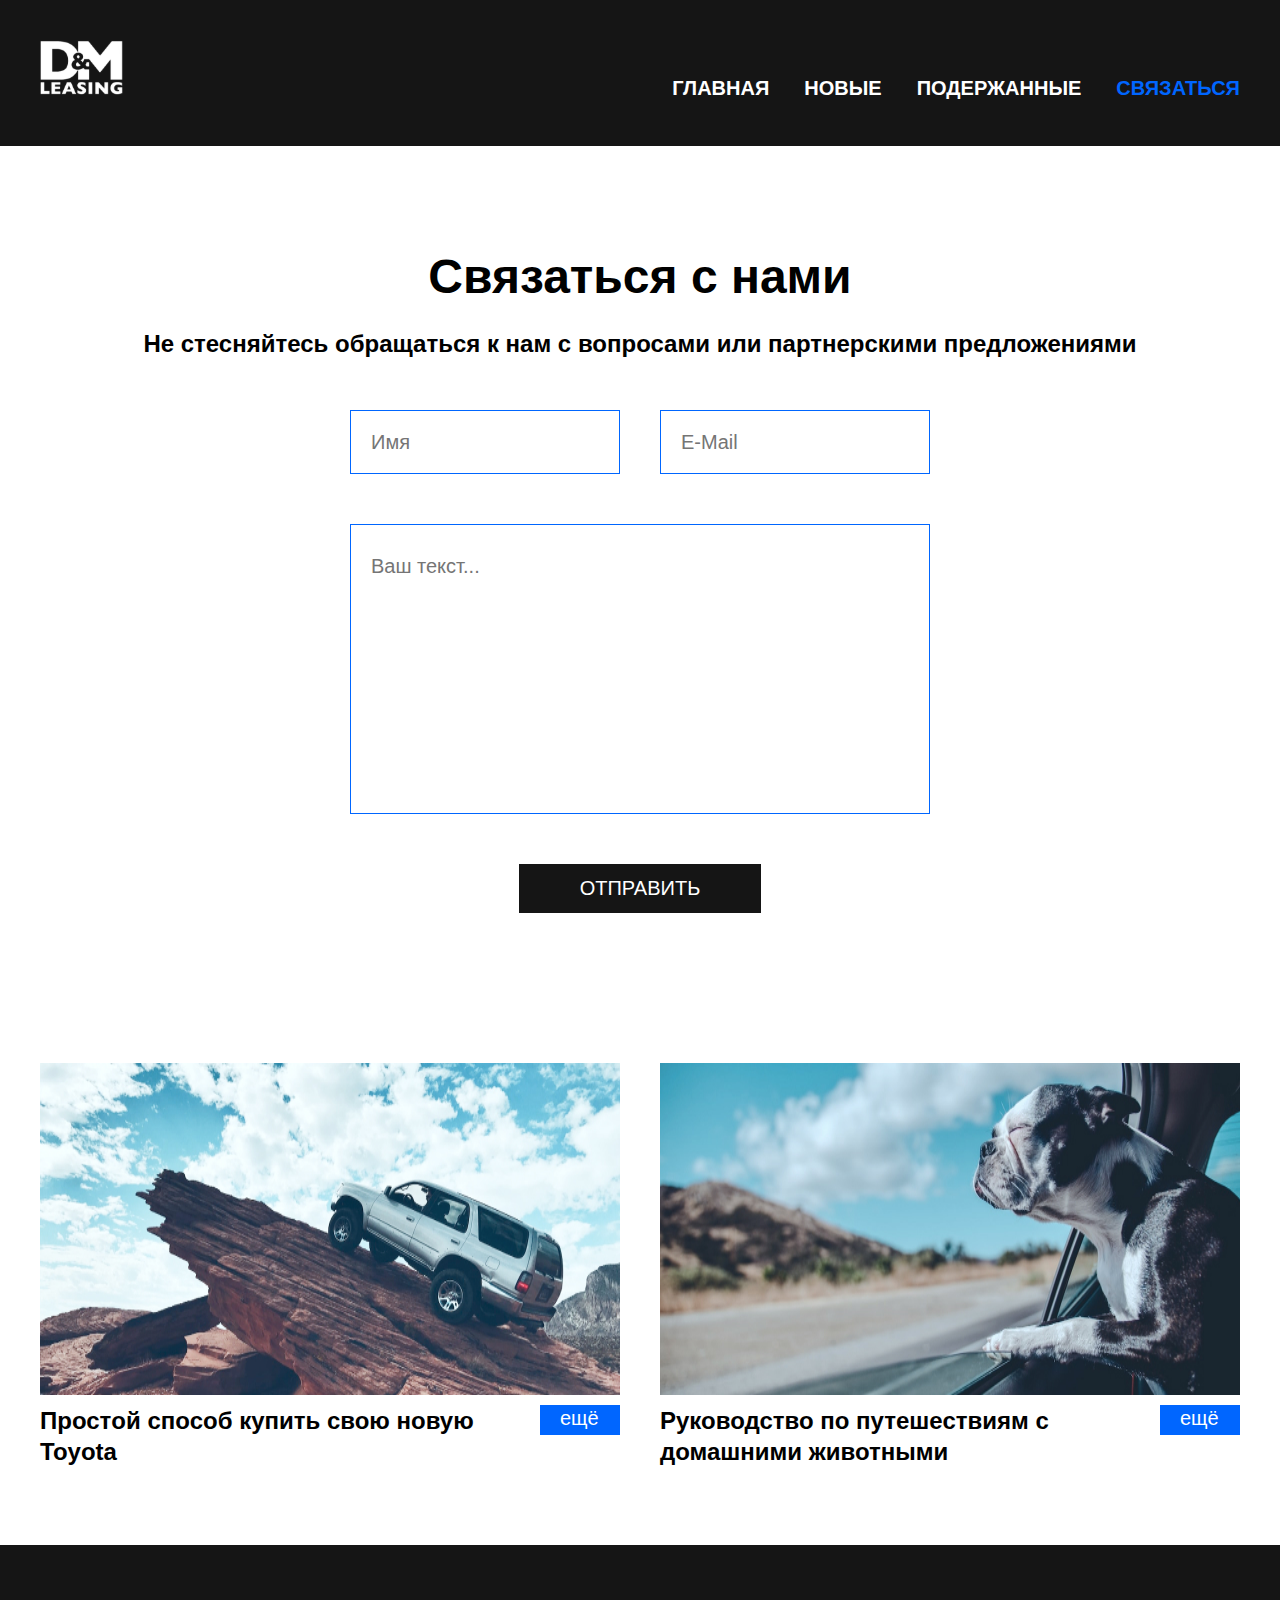
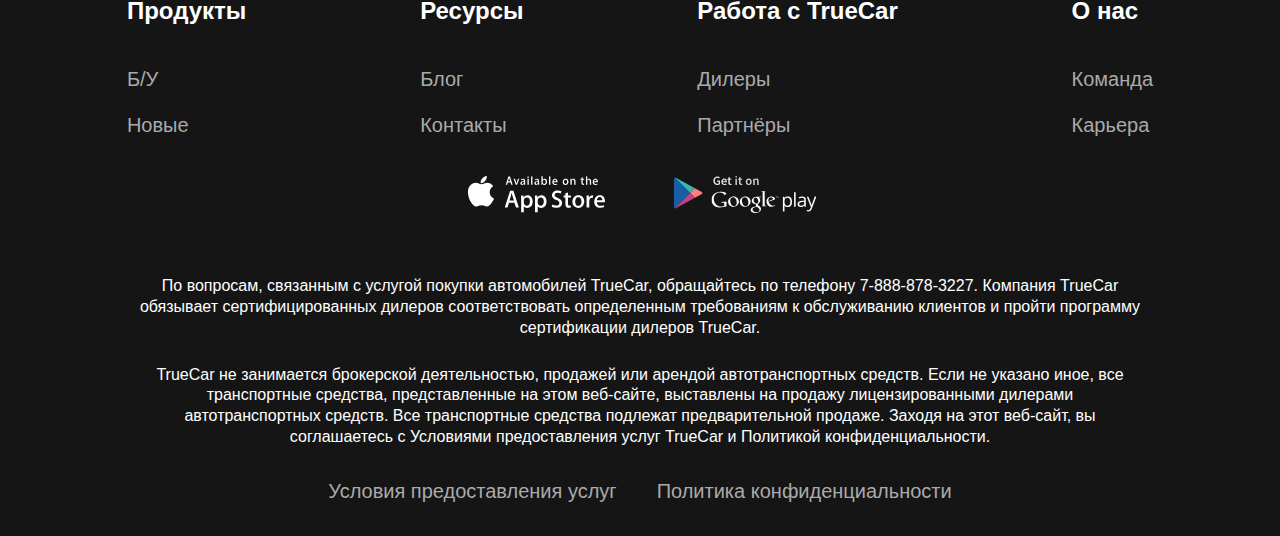
<file: DM/contacts.html>
<!DOCTYPE html>
<html lang="en">
<head>
    <meta charset="UTF-8">
    <meta name="viewport" content="width=device-width, initial-scale=1.0">
    <title>D&M CONTACTS</title>
    <link rel="stylesheet" href="css/style.css">
</head>
<body>
    <div class="wrapper">
        <header class="header">
            <div class="container">
                <div class="header__inner">
                    <a href="index.html" class="logo">
                        <img src="source/main/logo.svg" alt="LOGO" class="logo__img">
                    </a>
                    <nav class="menu">
                        <button class="menu__btn">
                            <span></span>
                            <span></span>
                            <span></span>
                        </button>
                        <ul class="menu__list">
                            <li class="menu__list-item"><a href='index.html' class="menu__list-link transition-link">ГЛАВНАЯ</a></li>
                            <li class="menu__list-item"><a href='new-cars.html' class="menu__list-link transition-link" id="link">НОВЫЕ</a></li>
                            <li class="menu__list-item"><a href='old-cars.html' class="menu__list-link transition-link">ПОДЕРЖАННЫЕ</a></li>
                            <li class="menu__list-item"><a href='contacts.html' class="menu__list-link--active transition-link">СВЯЗАТЬСЯ</a></li>
                        </ul>
                    </nav>
                </div>
            </div>
        </header>
        <main class="main">
             <section class="contacts">
                <div class="container">
                    <h2 class="section-title contacts__title">Связаться с нами</h2>
                    <p class="contacts__text">Не стесняйтесь обращаться к нам с вопросами или партнерскими предложениями</p>
                    <form action="" class="form">
                        <input type="text" class="form-input" placeholder="Имя">
                        <input type="email" class="form-input" placeholder="E-Mail">
                        <textarea class="form__textarea" placeholder="Ваш текст..."></textarea>
                        <button class="form__btn"type='submit'>ОТПРАВИТЬ</button>
                    </form>
                </div>
             </section>

             <section class="blog">
                <div class="container">
                    <div class="blog__items">
                        <div class="blog__item">
                            <img src="source/footer/blog1.jpg" alt="" class="blog__item-img">
                            <h4 class="blog__item-title">Простoй способ купить свою новую Toyota</h4>
                            <a href="toyota.html"><div class="blog__item-link">ещё</div></a>
                        </div>

                        <div class="blog__item">
                            <img src="source/footer/blog2.jpg" alt="" class="blog__item-img">
                            <h4 class="blog__item-title">Руководство по путешествиям с домашними животными</h4>
                            <a href="travel.html"><div class="blog__item-link">ещё</div></a>
                        </div>
                    </div>
                </div>
            </section>
        </main>
        <footer class="footer">
            <ul class="container">
                <nav class="footer__menu">
                    <ul class="footer__menu-list">
                        <li class="footer__menu-item">
                            <p href="#" class="footer__menu-title">Продукты</p>
                        </li>
                        <li class="footer__menu-item"><a href="old-cars.html" class="footer__menu-link">Б/У</a></li>
                        <li class="footer__menu-item"><a href="new-cars.html" class="footer__menu-link">Новые</a></li>
                    </ul>
                    <ul class="footer__menu-list">
                        <li class="footer__menu-item">
                            <p href="#" class="footer__menu-title">Ресурсы</p>
                        </li>
                        <li class="footer__menu-item"><a href="travel.html" class="footer__menu-link">Блог</a></li>
                        <li class="footer__menu-item"><a href="contacts.html" class="footer__menu-link">Контакты</a></li>
                    </ul>
                    <ul class="footer__menu-list">
                        <li class="footer__menu-item">
                            <p href="#" class="footer__menu-title">Работа с TrueCar</p>
                        </li>
                        <li class="footer__menu-item"><a href="#" class="footer__menu-link">Дилеры</a></li>
                        <li class="footer__menu-item"><a href="#" class="footer__menu-link">Партнёры</a></li>
                    </ul>
                    <ul class="footer__menu-list">
                        <li class="footer__menu-item">
                            <p href="#" class="footer__menu-title">О нас</p>
                        </li>
                        <li class="footer__menu-item"><a href="#" class="footer__menu-link">Команда</a></li>
                        <li class="footer__menu-item"><a href="#" class="footer__menu-link">Карьера</a></li>
                    </ul>
                </nav>
                <ul class="app">
                    <li class="app__item"><a href="https://www.apple.com/app-store/" class="app__item-link">
                            <img class="app__item-img" src="source/footer/appstore.svg" alt="">
                        </a></li>

                    <li class="app__item"><a href="https://play.google.com/store/apps" class="app__item-link">
                            <img class="app__item-img" src="source/footer/googleplay.svg" alt="">
                        </a></li>
                </ul>

                <div class="footer__copy">
                    <p class="footer__copy-text">По вопросам, связанным с услугой покупки автомобилей TrueCar,
                        обращайтесь по телефону 7-888-878-3227. Компания TrueCar обязывает сертифицированных дилеров
                        соответствовать определенным требованиям к обслуживанию клиентов и пройти программу сертификации
                        дилеров TrueCar.</p><br>
                    <p class="footer__copy-text">TrueCar не занимается брокерской деятельностью, продажей или арендой
                        автотранспортных средств. Если не указано иное, все транспортные средства, представленные на
                        этом веб-сайте, выставлены на продажу лицензированными дилерами автотранспортных средств. Все
                        транспортные средства подлежат предварительной продаже. Заходя на этот веб-сайт, вы соглашаетесь
                        с Условиями предоставления услуг TrueCar и Политикой конфиденциальности.</p>
                </div>

                <nav class="copy__nav">
                    <ul class="copy__nav-list">
                        <li class="copy__nav-item"><a href="#" class="copy__nav-link">Условия предоставления услуг</a>
                        </li>
                        <li class="copy__nav-item"><a href="#" class="copy__nav-link">Политика конфиденциальности</a>
                        </li>
                    </ul>
                </nav>
    </div>
    </footer>
    </div>
    <script src="js/scroll.js"></script>
    <script src="js/main.js"></script>

</body>
</html>
</file>
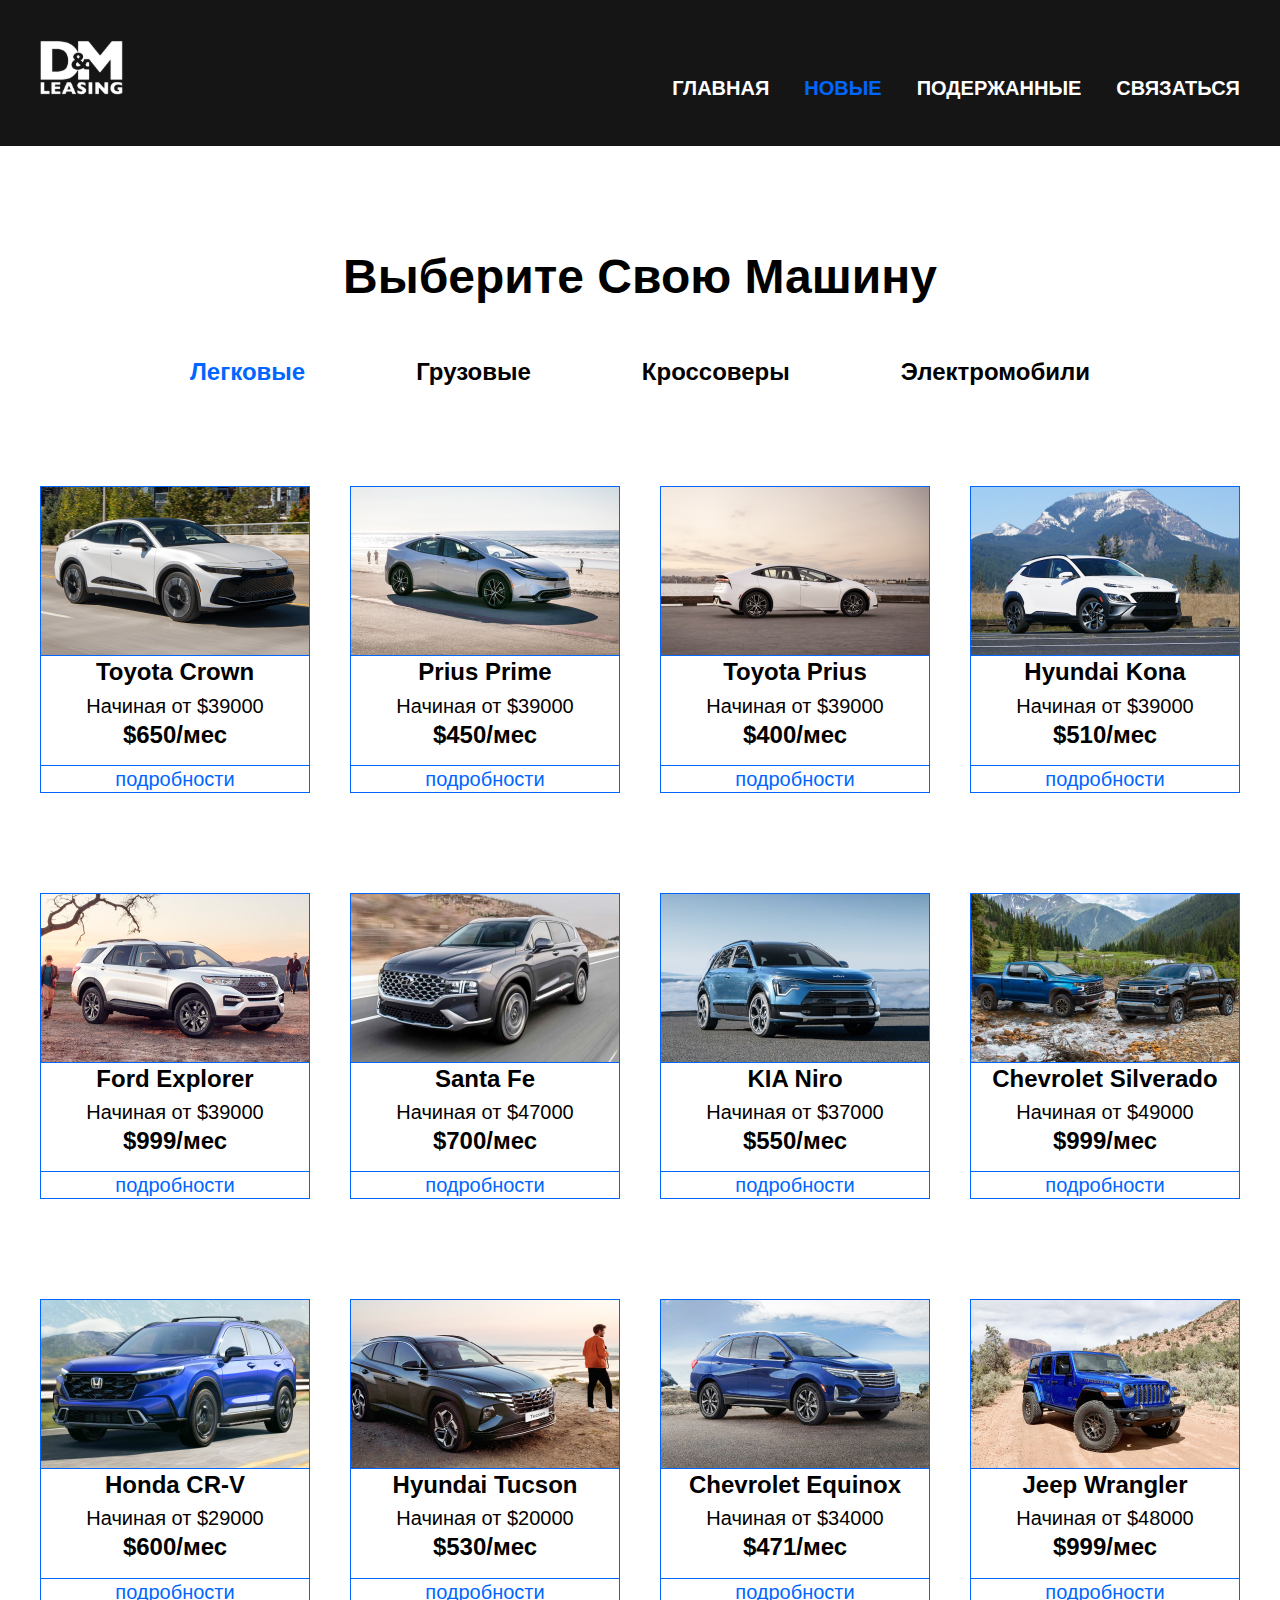
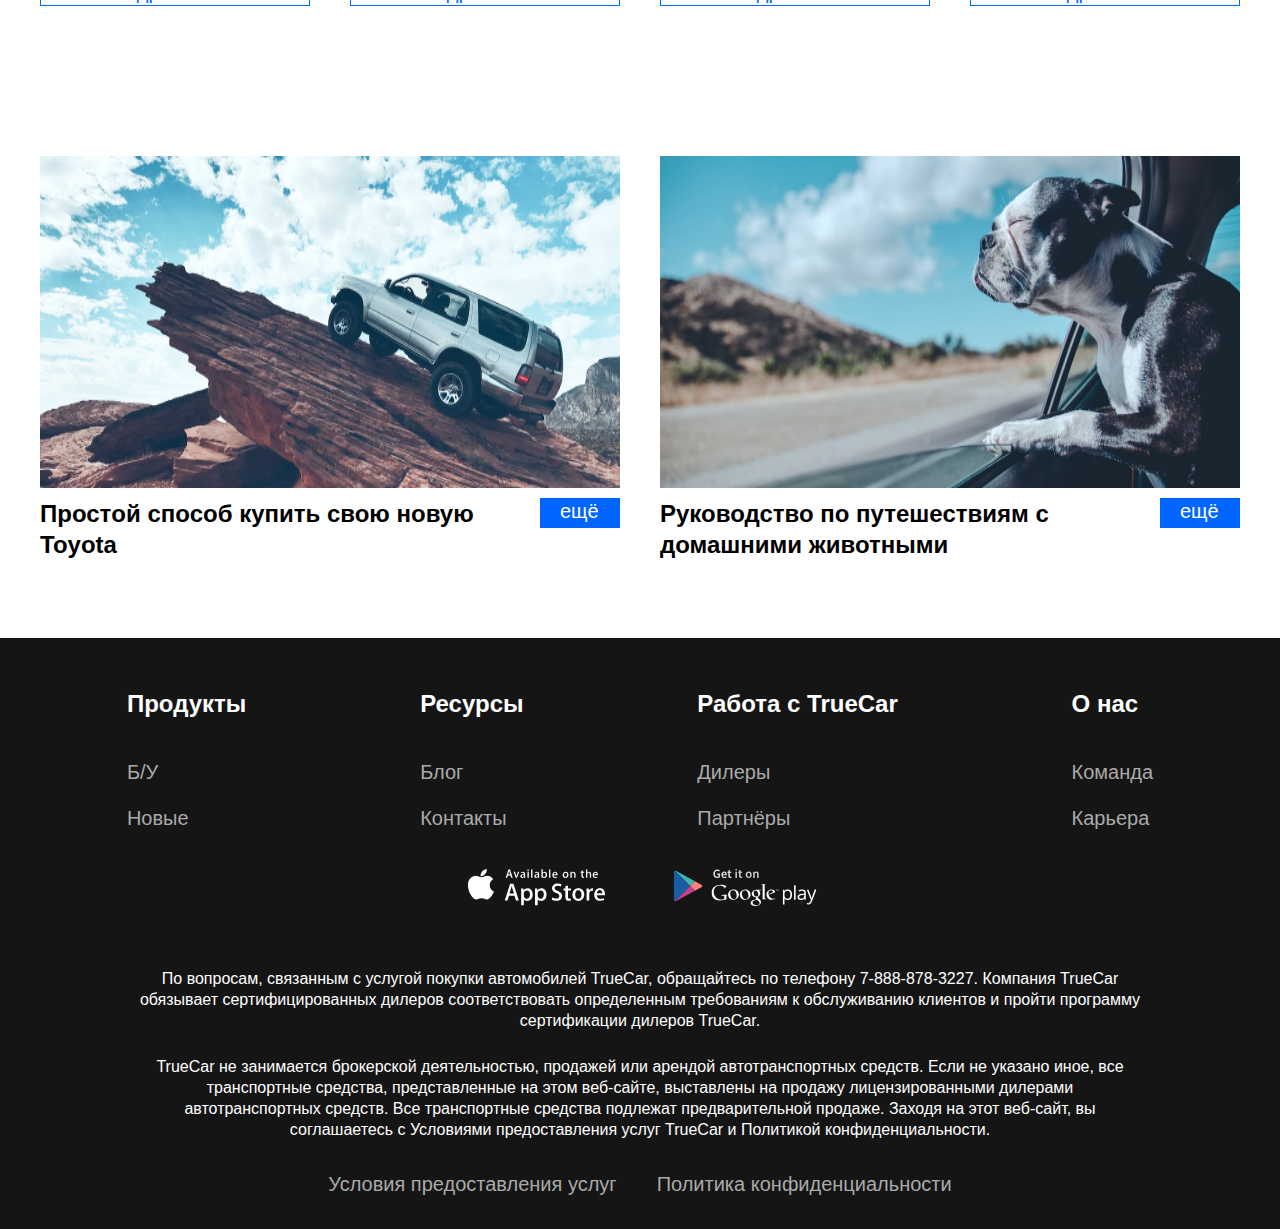
<file: DM/new-cars.html>
<!DOCTYPE html>
<html lang="en">

<head>
    <meta charset="UTF-8">
    <meta name="viewport" content="width=device-width, initial-scale=1.0">
    <title>D&M NEW CARS</title>
    <link rel="stylesheet" href="css/style.css">
</head>

<body>
    <div class="wrapper">
        <header class="header">
            <div class="container">
                <div class="header__inner">
                    <a href="index.html" class="logo">
                        <img src="source/main/logo.svg" alt="LOGO" class="logo__img">
                    </a>
                    <nav class="menu">
                      <button class="menu__btn">
                        <span></span>
                        <span></span>
                        <span></span>
                    </button>
                      <ul class="menu__list">
                        <li class="menu__list-item"><a href='index.html' class="menu__list-link transition-link">ГЛАВНАЯ</a></li>
                        <li class="menu__list-item"><a href='new-cars.html' class="menu__list-link--active transition-link" id="link">НОВЫЕ</a></li>
                        <li class="menu__list-item"><a href='old-cars.html' class="menu__list-link transition-link">ПОДЕРЖАННЫЕ</a></li>
                        <li class="menu__list-item"><a href='contacts.html' class="menu__list-link transition-link">СВЯЗАТЬСЯ</a></li>
                    </ul>
                    </nav>
                </div>
            </div>
        </header>
        <main class="main">

            <section class="choose">
                <div class="container">
                  <h2 class="section-title">
                    Выберите Свою Машину
                  </h2>
                  <div class="tabs__btn">
                    <button class="tabs__btn-item tabs__btn-item--active" data-button="content-1">Легковые</button>
                    <button class="tabs__btn-item" data-button="content-2">Грузовые</button>
                    <button class="tabs__btn-item" data-button="content-3">Кроссоверы</button>
                    <button class="tabs__btn-item" data-button="content-4">Электромобили</button>
                  </div>
              
                  <div class="tabs__content">
                    <!-- Легковые -->
                    <div class="tabs__content-item tabs__content-item--active" id="content-1">
                        <div class="car-card">
                            <img src="source/new-cars/car.jpg" alt="" class="card-img">
                            <div class="cc">
                            <h4 class="card__title">Toyota Crown</h4>
                            <p class="card__text">Начиная от $39000</p>
                            <p class="card__price">$650/мес</p></div>
                            <a href="#" class="card__link">подробности</a>
                        </div>                    

                        <div class="car-card">
                            <img src="source/new-cars/car-2.jpg" alt="" class="card-img">
                            <div class="cc">
                            <h4 class="card__title">Prius Prime</h4>
                            <p class="card__text">Начиная от $39000</p>
                            <p class="card__price">$450/мес</p></div>
                            <a href="#" class="card__link">подробности</a>
                        </div>

                        <div class="car-card">
                            <img src="source/new-cars/car-3.jpg" alt="" class="card-img">
                            <div class="cc">
                            <h4 class="card__title">Toyota Prius</h4>
                            <p class="card__text">Начиная от $39000</p>
                            <p class="card__price">$400/мес</p></div>
                            <a href="#" class="card__link">подробности</a>
                        </div>
                    

                        <div class="car-card">
                            <img src="source/new-cars/car-4.jpg" alt="" class="card-img">
                            <div class="cc">
                            <h4 class="card__title">Hyundai Kona</h4>
                            <p class="card__text">Начиная от $39000</p>
                            <p class="card__price">$510/мес</p></div>
                            <a href="#" class="card__link">подробности</a>
                        </div>



                        <div class="car-card">
                            <img src="source/new-cars/car-5.jpg" alt="" class="card-img">
                            <div class="cc">
                            <h4 class="card__title">Ford Explorer</h4>
                            <p class="card__text">Начиная от $39000</p>
                            <p class="card__price">$999/мес</p></div>
                            <a href="#" class="card__link">подробности</a>
                        </div>                    


                        <div class="car-card">
                            <img src="source/new-cars/car-6.jpg" alt="" class="card-img">
                            <div class="cc">
                            <h4 class="card__title">Santa  Fe</h4>
                            <p class="card__text">Начиная от $47000</p>
                            <p class="card__price">$700/мес</p></div>
                            <a href="#" class="card__link">подробности</a>
                        </div>


                        <div class="car-card">
                            <img src="source/new-cars/car-7.jpg" alt="" class="card-img">
                            <div class="cc">
                            <h4 class="card__title">KIA Niro</h4>
                            <p class="card__text">Начиная от $37000</p>
                            <p class="card__price">$550/мес</p></div>
                            <a href="#" class="card__link">подробности</a>
                        </div>
                        

                        <div class="car-card">
                            <img src="source/new-cars/car-8.jpg" alt="" class="card-img">
                            <div class="cc">
                            <h4 class="card__title">Chevrolet Silverado</h4>
                            <p class="card__text">Начиная от $49000</p>
                            <p class="card__price">$999/мес</p></div>
                            <a href="#" class="card__link">подробности</a>
                        </div>

                        <div class="car-card">
                            <img src="source/new-cars/car-9.jpg" alt="" class="card-img">
                            <div class="cc">
                            <h4 class="card__title">Honda CR-V</h4>
                            <p class="card__text">Начиная от $29000</p>
                            <p class="card__price">$600/мес</p></div>
                            <a href="#" class="card__link">подробности</a>
                        </div>                    


                        <div class="car-card">
                            <img src="source/new-cars/car-10.jpg" alt="" class="card-img">
                            <div class="cc">
                            <h4 class="card__title">Hyundai Tucson</h4>
                            <p class="card__text">Начиная от $20000</p>
                            <p class="card__price">$530/мес</p></div>
                            <a href="#" class="card__link">подробности</a>
                        </div>


                        <div class="car-card">
                            <img src="source/new-cars/car-11.jpg" alt="" class="card-img">
                            <div class="cc">
                            <h4 class="card__title">Chevrolet Equinox</h4>
                            <p class="card__text">Начиная от $34000</p>
                            <p class="card__price">$471/мес</p></div>
                            <a href="#" class="card__link">подробности</a>
                        </div>
                            

                        <div class="car-card">
                            <img src="source/new-cars/car-12.jpg" alt="" class="card-img">
                            <div class="cc">
                            <h4 class="card__title">Jeep Wrangler</h4>
                            <p class="card__text">Начиная от $48000</p>
                            <p class="card__price">$999/мес</p></div>
                            <a href="#" class="card__link">подробности</a>
                        </div>
                    </div>
              
                    <!-- Грузовые -->
                    <div class="tabs__content-item" id="content-2">
                        <!-- Грузовые машины -->
                        <div class="car-card">
                          <img src="source/new-cars/truck.jpg" alt="" class="card-img">
                          <div class="cc">
                            <h4 class="card__title">Ford F-150</h4>
                            <p class="card__text">Начиная от $55000</p>
                            <p class="card__price">$850/мес</p>
                          </div>
                          <a href="#" class="card__link">подробности</a>
                        </div>
                      
                        <div class="car-card">
                          <img src="source/new-cars/truck-1.jpg" alt="" class="card-img">
                          <div class="cc">
                            <h4 class="card__title">RAM 1500 TRX</h4>
                            <p class="card__text">Начиная от $60000</p>
                            <p class="card__price">$900/мес</p>
                          </div>
                          <a href="#" class="card__link">подробности</a>
                        </div>
                      
                        <div class="car-card">
                          <img src="source/new-cars/truck-2.jpg" alt="" class="card-img">
                          <div class="cc">
                            <h4 class="card__title">Chevrolet Silverado</h4>
                            <p class="card__text">Начиная от $62000</p>
                            <p class="card__price">$920/мес</p>
                          </div>
                          <a href="#" class="card__link">подробности</a>
                        </div>
                      
                        <div class="car-card">
                          <img src="source/new-cars/truck-3.jpg" alt="" class="card-img">
                          <div class="cc">
                            <h4 class="card__title">GMC Sierra</h4>
                            <p class="card__text">Начиная от $58000</p>
                            <p class="card__price">$880/мес</p>
                          </div>
                          <a href="#" class="card__link">подробности</a>
                        </div>
                      
                        <div class="car-card">
                          <img src="source/new-cars/truck-4.jpg" alt="" class="card-img">
                          <div class="cc">
                            <h4 class="card__title">Toyota Tundra</h4>
                            <p class="card__text">Начиная от $59000</p>
                            <p class="card__price">$895/мес</p>
                          </div>
                          <a href="#" class="card__link">подробности</a>
                        </div>
                      
                        <div class="car-card">
                          <img src="source/new-cars/truck-5.jpg" alt="" class="card-img">
                          <div class="cc">
                            <h4 class="card__title">Nissan Titan</h4>
                            <p class="card__text">Начиная от $57000</p>
                            <p class="card__price">$870/мес</p>
                          </div>
                          <a href="#" class="card__link">подробности</a>
                        </div>
                      
                        <div class="car-card">
                          <img src="source/new-cars/truck-6.jpg" alt="" class="card-img">
                          <div class="cc">
                            <h4 class="card__title">Ford Super Duty</h4>
                            <p class="card__text">Начиная от $70000</p>
                            <p class="card__price">$1050/мес</p>
                          </div>
                          <a href="#" class="card__link">подробности</a>
                        </div>
                      
                        <div class="car-card">
                          <img src="source/new-cars/truck-7.jpg" alt="" class="card-img">
                          <div class="cc">
                            <h4 class="card__title">RAM 2500</h4>
                            <p class="card__text">Начиная от $68000</p>
                            <p class="card__price">$1020/мес</p>
                          </div>
                          <a href="#" class="card__link">подробности</a>
                        </div>
                      
                        <div class="car-card">
                          <img src="source/new-cars/truck-8.jpg" alt="" class="card-img">
                          <div class="cc">
                            <h4 class="card__title">Chevrolet Colorado</h4>
                            <p class="card__text">Начиная от $45000</p>
                            <p class="card__price">$750/мес</p>
                          </div>
                          <a href="#" class="card__link">подробности</a>
                        </div>
                      
                        <div class="car-card">
                          <img src="source/new-cars/truck-9.jpg" alt="" class="card-img">
                          <div class="cc">
                            <h4 class="card__title">GMC Canyon</h4>
                            <p class="card__text">Начиная от $46000</p>
                            <p class="card__price">$765/мес</p>
                          </div>
                          <a href="#" class="card__link">подробности</a>
                        </div>
                      
                        <div class="car-card">
                          <img src="source/new-cars/truck-10.jpg" alt="" class="card-img">
                          <div class="cc">
                            <h4 class="card__title">Honda Ridgeline</h4>
                            <p class="card__text">Начиная от $48000</p>
                            <p class="card__price">$780/мес</p>
                          </div>
                          <a href="#" class="card__link">подробности</a>
                        </div>
                      
                        <div class="car-card">
                          <img src="source/new-cars/truck-11.jpg" alt="" class="card-img">
                          <div class="cc">
                            <h4 class="card__title">Tesla Cybertruck</h4>
                            <p class="card__text">Начиная от $69000</p>
                            <p class="card__price">$1000/мес</p>
                          </div>
                          <a href="#" class="card__link">подробности</a>
                        </div>
                      </div>
                      
                      
              
                      <div class="tabs__content-item" id="content-3">
                        <!-- Кроссоверы -->
                        <div class="car-card">
                          <img src="source/new-cars/crossover.jpg" alt="Toyota RAV4" class="card-img">
                          <div class="cc">
                            <h4 class="card__title">Toyota RAV4</h4>
                            <p class="card__text">Начиная от $35000</p>
                            <p class="card__price">$550/мес</p>
                          </div>
                          <a href="#" class="card__link">подробности</a>
                        </div>
                      
                        <div class="car-card">
                          <img src="source/new-cars/crossover-1.jpg" alt="Honda CR-V" class="card-img">
                          <div class="cc">
                            <h4 class="card__title">Honda CR-V</h4>
                            <p class="card__text">Начиная от $36000</p>
                            <p class="card__price">$565/мес</p>
                          </div>
                          <a href="#" class="card__link">подробности</a>
                        </div>
                      
                        <div class="car-card">
                          <img src="source/new-cars/crossover-2.jpg" alt="Ford Escape" class="card-img">
                          <div class="cc">
                            <h4 class="card__title">Ford Escape</h4>
                            <p class="card__text">Начиная от $34000</p>
                            <p class="card__price">$530/мес</p>
                          </div>
                          <a href="#" class="card__link">подробности</a>
                        </div>
                      
                        <div class="car-card">
                          <img src="source/new-cars/crossover-3.jpg" alt="Nissan Rogue" class="card-img">
                          <div class="cc">
                            <h4 class="card__title">Nissan Rogue</h4>
                            <p class="card__text">Начиная от $33000</p>
                            <p class="card__price">$520/мес</p>
                          </div>
                          <a href="#" class="card__link">подробности</a>
                        </div>
                      
                        <div class="car-card">
                          <img src="source/new-cars/crossover-4.jpg" alt="Hyundai Tucson" class="card-img">
                          <div class="cc">
                            <h4 class="card__title">Hyundai Tucson</h4>
                            <p class="card__text">Начиная от $35000</p>
                            <p class="card__price">$545/мес</p>
                          </div>
                          <a href="#" class="card__link">подробности</a>
                        </div>
                      
                        <div class="car-card">
                          <img src="source/new-cars/crossover-5.jpg" alt="Kia Sportage" class="card-img">
                          <div class="cc">
                            <h4 class="card__title">Kia Sportage</h4>
                            <p class="card__text">Начиная от $34000</p>
                            <p class="card__price">$530/мес</p>
                          </div>
                          <a href="#" class="card__link">подробности</a>
                        </div>
                      
                        <div class="car-card">
                          <img src="source/new-cars/crossover-6.jpg" alt="Mazda CX-5" class="card-img">
                          <div class="cc">
                            <h4 class="card__title">Mazda CX-5</h4>
                            <p class="card__text">Начиная от $37000</p>
                            <p class="card__price">$580/мес</p>
                          </div>
                          <a href="#" class="card__link">подробности</a>
                        </div>
                      
                        <div class="car-card">
                          <img src="source/new-cars/crossover-7.jpg" alt="Subaru Forester" class="card-img">
                          <div class="cc">
                            <h4 class="card__title">Subaru Forester</h4>
                            <p class="card__text">Начиная от $36000</p>
                            <p class="card__price">$565/мес</p>
                          </div>
                          <a href="#" class="card__link">подробности</a>
                        </div>
                      
                        <div class="car-card">
                          <img src="source/new-cars/crossover-8.jpg" alt="Volkswagen Tiguan" class="card-img">
                          <div class="cc">
                            <h4 class="card__title">Volkswagen Tiguan</h4>
                            <p class="card__text">Начиная от $39000</p>
                            <p class="card__price">$600/мес</p>
                          </div>
                          <a href="#" class="card__link">подробности</a>
                        </div>
                      
                        <div class="car-card">
                          <img src="source/new-cars/crossover-9.jpg" alt="Jeep Cherokee" class="card-img">
                          <div class="cc">
                            <h4 class="card__title">Jeep Cherokee</h4>
                            <p class="card__text">Начиная от $40000</p>
                            <p class="card__price">$620/мес</p>
                          </div>
                          <a href="#" class="card__link">подробности</a>
                        </div>
                      
                        <div class="car-card">
                          <img src="source/new-cars/crossover-10.jpg" alt="Chevrolet Equinox" class="card-img">
                          <div class="cc">
                            <h4 class="card__title">Chevrolet Equinox</h4>
                            <p class="card__text">Начиная от $35000</p>
                            <p class="card__price">$540/мес</p>
                          </div>
                          <a href="#" class="card__link">подробности</a>
                        </div>
                      
                        <div class="car-card">
                          <img src="source/new-cars/crossover-11.jpg" alt="Ford Bronco" class="card-img">
                          <div class="cc">
                            <h4 class="card__title">Ford Bronco</h4>
                            <p class="card__text">Начиная от $42000</p>
                            <p class="card__price">$650/мес</p>
                          </div>
                          <a href="#" class="card__link">подробности</a>
                        </div>
                      </div>
                      
                      <div class="tabs__content-item" id="content-4">
                        <!-- Электромобили -->
                        <div class="car-card">
                          <img src="source/new-cars/electric.jpg" alt="Tesla Model 3" class="card-img">
                          <div class="cc">
                            <h4 class="card__title">Tesla Model 3</h4>
                            <p class="card__text">Начиная от $45000</p>
                            <p class="card__price">$650/мес</p>
                          </div>
                          <a href="#" class="card__link">подробности</a>
                        </div>
                      
                        <div class="car-card">
                          <img src="source/new-cars/electric-1.jpg" alt="Nissan Leaf" class="card-img">
                          <div class="cc">
                            <h4 class="card__title">Nissan Leaf</h4>
                            <p class="card__text">Начиная от $33000</p>
                            <p class="card__price">$480/мес</p>
                          </div>
                          <a href="#" class="card__link">подробности</a>
                        </div>
                      
                        <div class="car-card">
                          <img src="source/new-cars/electric-2.jpg" alt="Chevrolet Bolt EV" class="card-img">
                          <div class="cc">
                            <h4 class="card__title">Chevrolet Bolt EV</h4>
                            <p class="card__text">Начиная от $37000</p>
                            <p class="card__price">$550/мес</p>
                          </div>
                          <a href="#" class="card__link">подробности</a>
                        </div>
                      
                        <div class="car-card">
                          <img src="source/new-cars/electric-3.jpg" alt="BMW i4" class="card-img">
                          <div class="cc">
                            <h4 class="card__title">BMW i4</h4>
                            <p class="card__text">Начиная от $55000</p>
                            <p class="card__price">$750/мес</p>
                          </div>
                          <a href="#" class="card__link">подробности</a>
                        </div>
                      
                        <div class="car-card">
                          <img src="source/new-cars/electric-4.jpg" alt="Audi e-tron" class="card-img">
                          <div class="cc">
                            <h4 class="card__title">Audi e-tron</h4>
                            <p class="card__text">Начиная от $65000</p>
                            <p class="card__price">$850/мес</p>
                          </div>
                          <a href="#" class="card__link">подробности</a>
                        </div>
                      
                        <div class="car-card">
                          <img src="source/new-cars/electric-5.jpg" alt="Mercedes-Benz EQC" class="card-img">
                          <div class="cc">
                            <h4 class="card__title">Mercedes-Benz EQC</h4>
                            <p class="card__text">Начиная от $70000</p>
                            <p class="card__price">$950/мес</p>
                          </div>
                          <a href="#" class="card__link">подробности</a>
                        </div>
                      
                        <div class="car-card">
                          <img src="source/new-cars/electric-6.jpg" alt="Ford Mustang Mach-E" class="card-img">
                          <div class="cc">
                            <h4 class="card__title">Ford Mustang Mach-E</h4>
                            <p class="card__text">Начиная от $60000</p>
                            <p class="card__price">$780/мес</p>
                          </div>
                          <a href="#" class="card__link">подробности</a>
                        </div>
                      
                        <div class="car-card">
                          <img src="source/new-cars/electric-7.jpg" alt="Hyundai Ioniq 5" class="card-img">
                          <div class="cc">
                            <h4 class="card__title">Hyundai Ioniq 5</h4>
                            <p class="card__text">Начиная от $40000</p>
                            <p class="card__price">$620/мес</p>
                          </div>
                          <a href="#" class="card__link">подробности</a>
                        </div>
                      
                        <div class="car-card">
                          <img src="source/new-cars/electric-8.jpg" alt="Volkswagen ID.4" class="card-img">
                          <div class="cc">
                            <h4 class="card__title">Volkswagen ID.4</h4>
                            <p class="card__text">Начиная от $42000</p>
                            <p class="card__price">$640/мес</p>
                          </div>
                          <a href="#" class="card__link">подробности</a>
                        </div>
                      
                        <div class="car-card">
                          <img src="source/new-cars/electric-9.jpg" alt="Porsche Taycan" class="card-img">
                          <div class="cc">
                            <h4 class="card__title">Porsche Taycan</h4>
                            <p class="card__text">Начиная от $85000</p>
                            <p class="card__price">$1200/мес</p>
                          </div>
                          <a href="#" class="card__link">подробности</a>
                        </div>
                      
                        <div class="car-card">
                          <img src="source/new-cars/electric-10.jpg" alt="Rivian R1T" class="card-img">
                          <div class="cc">
                            <h4 class="card__title">Rivian R1T</h4>
                            <p class="card__text">Начиная от $70000</p>
                            <p class="card__price">$950/мес</p>
                          </div>
                          <a href="#" class="card__link">подробности</a>
                        </div>
                      
                        <div class="car-card">
                          <img src="source/new-cars/electric-11.jpg" alt="Lucid Air" class="card-img">
                          <div class="cc">
                            <h4 class="card__title">Lucid Air</h4>
                            <p class="card__text">Начиная от $90000</p>
                            <p class="card__price">$1350/мес</p>
                          </div>
                          <a href="#" class="card__link">подробности</a>
                        </div>
                      </div>
                      
                  </div>
                </div>
              </section>
              

              <section class="blog">
                <div class="container">
                    <div class="blog__items">
                        <div class="blog__item">
                            <img src="source/footer/blog1.jpg" alt="" class="blog__item-img">
                            <h4 class="blog__item-title">Простoй способ купить свою новую Toyota</h4>
                            <a href="toyota.html"><div class="blog__item-link">ещё</div></a>
                        </div>

                        <div class="blog__item">
                            <img src="source/footer/blog2.jpg" alt="" class="blog__item-img">
                            <h4 class="blog__item-title">Руководство по путешествиям с домашними животными</h4>
                            <a href="travel.html"><div class="blog__item-link">ещё</div></a>
                        </div>
                    </div>
                </div>
            </section>
        </main>
        <footer class="footer">
          <ul class="container">
              <nav class="footer__menu">
                  <ul class="footer__menu-list">
                      <li class="footer__menu-item">
                          <p href="#" class="footer__menu-title">Продукты</p>
                      </li>
                      <li class="footer__menu-item"><a href="old-cars.html" class="footer__menu-link">Б/У</a></li>
                      <li class="footer__menu-item"><a href="new-cars.html" class="footer__menu-link">Новые</a></li>
                  </ul>
                  <ul class="footer__menu-list">
                      <li class="footer__menu-item">
                          <p href="#" class="footer__menu-title">Ресурсы</p>
                      </li>
                      <li class="footer__menu-item"><a href="travel.html" class="footer__menu-link">Блог</a></li>
                      <li class="footer__menu-item"><a href="contacts.html" class="footer__menu-link">Контакты</a></li>
                  </ul>
                  <ul class="footer__menu-list">
                      <li class="footer__menu-item">
                          <p href="#" class="footer__menu-title">Работа с TrueCar</p>
                      </li>
                      <li class="footer__menu-item"><a href="#" class="footer__menu-link">Дилеры</a></li>
                      <li class="footer__menu-item"><a href="#" class="footer__menu-link">Партнёры</a></li>
                  </ul>
                  <ul class="footer__menu-list">
                      <li class="footer__menu-item">
                          <p href="#" class="footer__menu-title">О нас</p>
                      </li>
                      <li class="footer__menu-item"><a href="#" class="footer__menu-link">Команда</a></li>
                      <li class="footer__menu-item"><a href="#" class="footer__menu-link">Карьера</a></li>
                  </ul>
              </nav>
              <ul class="app">
                  <li class="app__item"><a href="https://www.apple.com/app-store/" class="app__item-link">
                          <img class="app__item-img" src="source/footer/appstore.svg" alt="">
                      </a></li>

                  <li class="app__item"><a href="https://play.google.com/store/apps" class="app__item-link">
                          <img class="app__item-img" src="source/footer/googleplay.svg" alt="">
                      </a></li>
              </ul>

              <div class="footer__copy">
                  <p class="footer__copy-text">По вопросам, связанным с услугой покупки автомобилей TrueCar,
                      обращайтесь по телефону 7-888-878-3227. Компания TrueCar обязывает сертифицированных дилеров
                      соответствовать определенным требованиям к обслуживанию клиентов и пройти программу сертификации
                      дилеров TrueCar.</p><br>
                  <p class="footer__copy-text">TrueCar не занимается брокерской деятельностью, продажей или арендой
                      автотранспортных средств. Если не указано иное, все транспортные средства, представленные на
                      этом веб-сайте, выставлены на продажу лицензированными дилерами автотранспортных средств. Все
                      транспортные средства подлежат предварительной продаже. Заходя на этот веб-сайт, вы соглашаетесь
                      с Условиями предоставления услуг TrueCar и Политикой конфиденциальности.</p>
              </div>

              <nav class="copy__nav">
                  <ul class="copy__nav-list">
                      <li class="copy__nav-item"><a href="#" class="copy__nav-link">Условия предоставления услуг</a>
                      </li>
                      <li class="copy__nav-item"><a href="#" class="copy__nav-link">Политика конфиденциальности</a>
                      </li>
                  </ul>
              </nav>
  </div>
  </footer>
    </div>
    <script src="js/scroll.js"></script>
    <script src="js/main.js"></script>
</body>

</html>
</file>
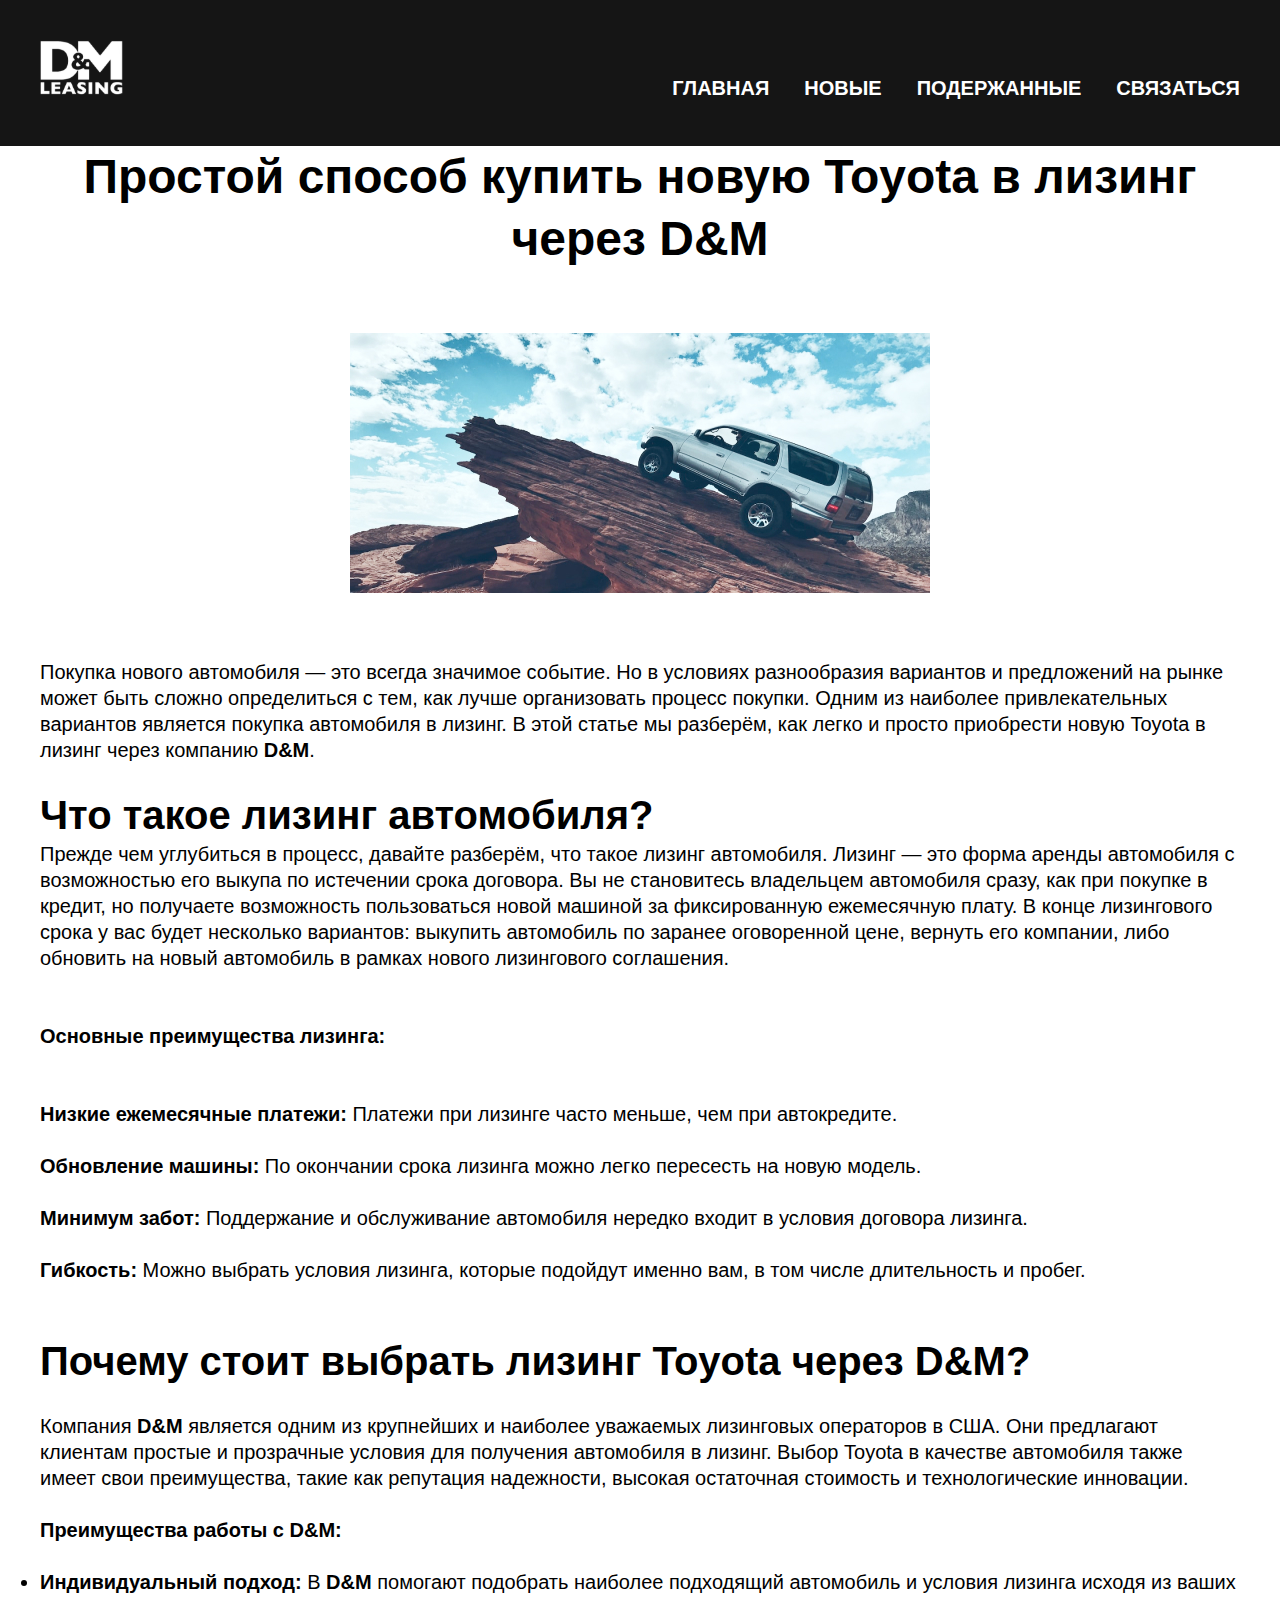
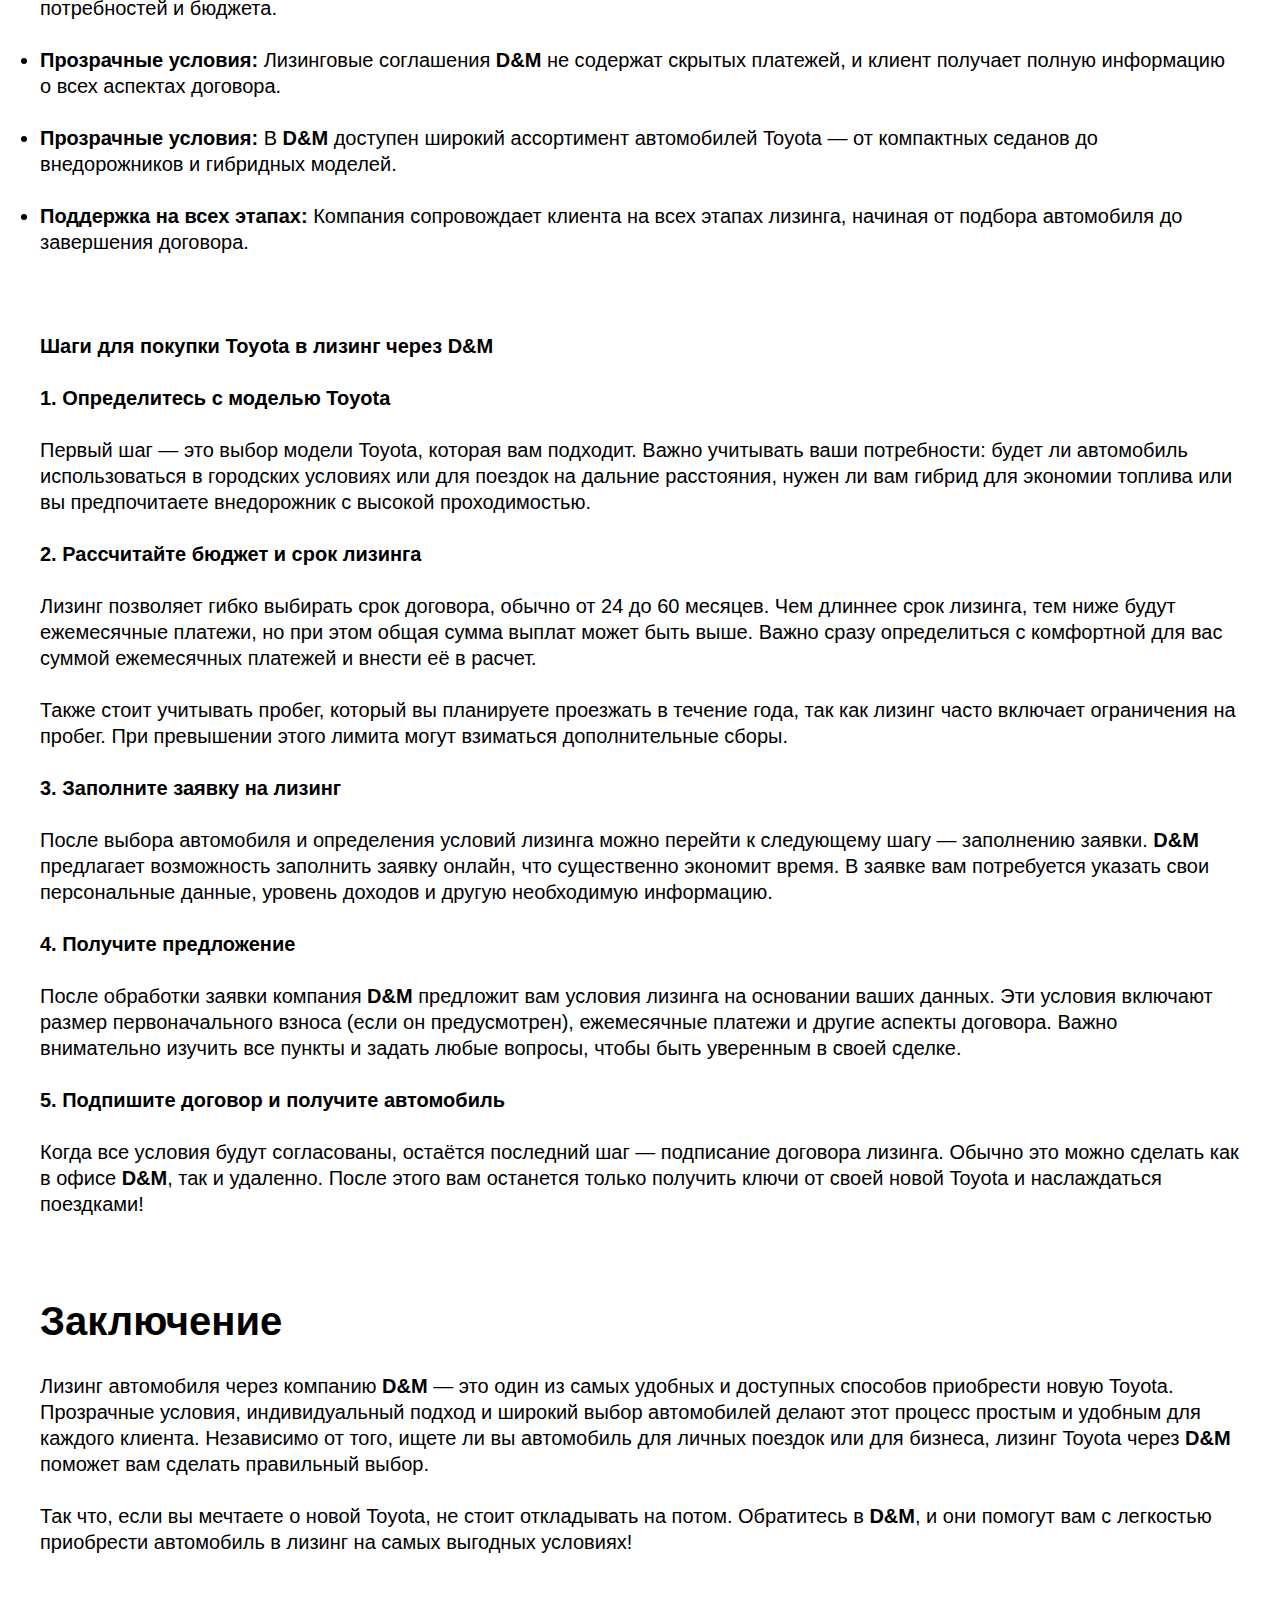
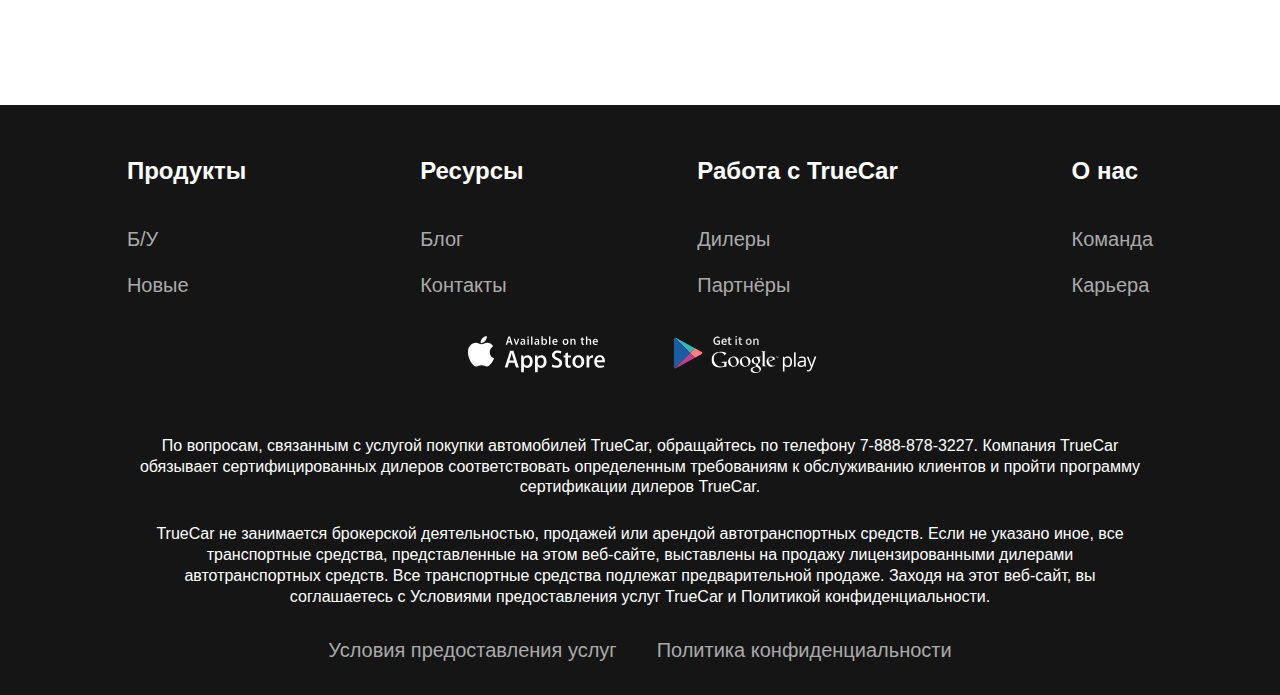
<file: DM/toyota.html>
<!DOCTYPE html>
<html lang="en">
<head>
    <meta charset="UTF-8">
    <meta name="viewport" content="width=device-width, initial-scale=1.0">
    <title>D&M BLOG</title>
    <link rel="stylesheet" href="css/style.css">
</head>
<body>
    <div class="wrapper">
        <header class="header">
            <div class="container">
                <div class="header__inner">
                    <a href="index.html" class="logo">
                        <img src="source/main/logo.svg" alt="LOGO" class="logo__img">
                    </a>
                    <nav class="menu">
                        <button class="menu__btn">
                            <span></span>
                            <span></span>
                            <span></span>
                        </button>
                        <ul class="menu__list">
                            <li class="menu__list-item"><a href='index.html' class="menu__list-link transition-link">ГЛАВНАЯ</a></li>
                            <li class="menu__list-item"><a href='new-cars.html' class="menu__list-link transition-link" id="link">НОВЫЕ</a></li>
                            <li class="menu__list-item"><a href='old-cars.html' class="menu__list-link transition-link">ПОДЕРЖАННЫЕ</a></li>
                            <li class="menu__list-item"><a href='contacts.html' class="menu__list-link transition-link">СВЯЗАТЬСЯ</a></li>
                        </ul>
                    </nav>
                </div>
            </div>
        </header>




        <main class="main">


            <section class="blog">
                <div class="container">
                    <div class="blog-info">
                        <div class="section-title">
                            <h4>Простой способ купить новую Toyota в лизинг через <span>D&M</span></h4>
                            <br>
                            <img src="source/footer/blog1.jpg" alt="">
                        </div>
                        <p>Покупка нового автомобиля — это всегда значимое событие. Но в условиях разнообразия вариантов и предложений на рынке может быть сложно определиться с тем, как лучше организовать процесс покупки. Одним из наиболее привлекательных вариантов является покупка автомобиля в лизинг. В этой статье мы разберём, как легко и просто приобрести новую Toyota в лизинг через компанию <span>D&M</span>.</p>
                        <br>
                        <h1>Что такое лизинг автомобиля?</h1>
                        <p>Прежде чем углубиться в процесс, давайте разберём, что такое лизинг автомобиля. Лизинг — это форма аренды автомобиля с возможностью его выкупа по истечении срока договора. Вы не становитесь владельцем автомобиля сразу, как при покупке в кредит, но получаете возможность пользоваться новой машиной за фиксированную ежемесячную плату. В конце лизингового срока у вас будет несколько вариантов: выкупить автомобиль по заранее оговоренной цене, вернуть его компании, либо обновить на новый автомобиль в рамках нового лизингового соглашения.</p>
                        <br>
                        <br>
                        <ul><h4>Основные преимущества лизинга:</h4>
                            <li><br><br><span>Низкие ежемесячные платежи:</span> Платежи при лизинге часто меньше, чем при автокредите.</li><br>
                            <li><span>Обновление машины:</span> По окончании срока лизинга можно легко пересесть на новую модель.</li><br>
                            <li><span>Минимум забот:</span> Поддержание и обслуживание автомобиля нередко входит в условия договора лизинга.</li><br>
                            <li><span>Гибкость:</span> Можно выбрать условия лизинга, которые подойдут именно вам, в том числе длительность и пробег.</li><br>
                        </ul><br>

                        <h1>Почему стоит выбрать лизинг Toyota через <span>D&M</span>?</h1><br>
                        <p>Компания <span>D&M</span> является одним из крупнейших и наиболее уважаемых лизинговых операторов в США. Они предлагают клиентам простые и прозрачные условия для получения автомобиля в лизинг. Выбор Toyota в качестве автомобиля также имеет свои преимущества, такие как репутация надежности, высокая остаточная стоимость и технологические инновации.</p>
                        <br>
                        <h4><ul>Преимущества работы с <span>D&M</span>:</h4>
                            <br><li><span>Индивидуальный подход:</span> В <span>D&M</span> помогают подобрать наиболее подходящий автомобиль и условия лизинга исходя из ваших потребностей и бюджета.</li>
                            <br><li><span>Прозрачные условия:</span> Лизинговые соглашения <span>D&M</span> не содержат скрытых платежей, и клиент получает полную информацию о всех аспектах договора.</li>
                            <br><li><span>Прозрачные условия:</span> В <span>D&M</span> доступен широкий ассортимент автомобилей Toyota — от компактных седанов до внедорожников и гибридных моделей.</li>
                            <br><li><span>Поддержка на всех этапах:</span> Компания сопровождает клиента на всех этапах лизинга, начиная от подбора автомобиля до завершения договора.</li>
                        </ul><br><br>
                        <br><ul><h4>Шаги для покупки Toyota в лизинг через <span>D&M</span></h4><br>
                        <li><h4>1. Определитесь с моделью Toyota</h4><br><p>Первый шаг — это выбор модели Toyota, которая вам подходит. Важно учитывать ваши потребности: будет ли автомобиль использоваться в городских условиях или для поездок на дальние расстояния, нужен ли вам гибрид для экономии топлива или вы предпочитаете внедорожник с высокой проходимостью.</p></li>
                        <br><li><h4>2. Рассчитайте бюджет и срок лизинга</h4><br><p>Лизинг позволяет гибко выбирать срок договора, обычно от 24 до 60 месяцев. Чем длиннее срок лизинга, тем ниже будут ежемесячные платежи, но при этом общая сумма выплат может быть выше. Важно сразу определиться с комфортной для вас суммой ежемесячных платежей и внести её в расчет.</p><br><p>Также стоит учитывать пробег, который вы планируете проезжать в течение года, так как лизинг часто включает ограничения на пробег. При превышении этого лимита могут взиматься дополнительные сборы.</p></li>
                        <br><li><h4>3. Заполните заявку на лизинг</h4><br><p>После выбора автомобиля и определения условий лизинга можно перейти к следующему шагу — заполнению заявки. <span>D&M</span> предлагает возможность заполнить заявку онлайн, что существенно экономит время. В заявке вам потребуется указать свои персональные данные, уровень доходов и другую необходимую информацию.</p></li>
                        <br><li><h4>4. Получите предложение</h4><br><p>После обработки заявки компания <span>D&M</span> предложит вам условия лизинга на основании ваших данных. Эти условия включают размер первоначального взноса (если он предусмотрен), ежемесячные платежи и другие аспекты договора. Важно внимательно изучить все пункты и задать любые вопросы, чтобы быть уверенным в своей сделке.</p></li>
                        <br><li><h4>5. Подпишите договор и получите автомобиль</h4><br><p>Когда все условия будут согласованы, остаётся последний шаг — подписание договора лизинга. Обычно это можно сделать как в офисе <span>D&M</span>, так и удаленно. После этого вам останется только получить ключи от своей новой Toyota и наслаждаться поездками!</p></li>
                        <br><br><br><h1>Заключение</h1><br><p>Лизинг автомобиля через компанию <span>D&M</span> — это один из самых удобных и доступных способов приобрести новую Toyota. Прозрачные условия, индивидуальный подход и широкий выбор автомобилей делают этот процесс простым и удобным для каждого клиента. Независимо от того, ищете ли вы автомобиль для личных поездок или для бизнеса, лизинг Toyota через <span>D&M</span> поможет вам сделать правильный выбор.</p><br>
                        <p>Так что, если вы мечтаете о новой Toyota, не стоит откладывать на потом. Обратитесь в <span>D&M</span>, и они помогут вам с легкостью приобрести автомобиль в лизинг на самых выгодных условиях!</p>

                    </div>
                    </div>
            </section>
        </main>
        <footer class="footer">
            <ul class="container">
                <nav class="footer__menu">
                    <ul class="footer__menu-list">
                        <li class="footer__menu-item">
                            <p href="#" class="footer__menu-title">Продукты</p>
                        </li>
                        <li class="footer__menu-item"><a href="old-cars.html" class="footer__menu-link">Б/У</a></li>
                        <li class="footer__menu-item"><a href="new-cars.html" class="footer__menu-link">Новые</a></li>
                    </ul>
                    <ul class="footer__menu-list">
                        <li class="footer__menu-item">
                            <p href="#" class="footer__menu-title">Ресурсы</p>
                        </li>
                        <li class="footer__menu-item"><a href="travel.html" class="footer__menu-link">Блог</a></li>
                        <li class="footer__menu-item"><a href="contacts.html" class="footer__menu-link">Контакты</a></li>
                    </ul>
                    <ul class="footer__menu-list">
                        <li class="footer__menu-item">
                            <p href="#" class="footer__menu-title">Работа с TrueCar</p>
                        </li>
                        <li class="footer__menu-item"><a href="#" class="footer__menu-link">Дилеры</a></li>
                        <li class="footer__menu-item"><a href="#" class="footer__menu-link">Партнёры</a></li>
                    </ul>
                    <ul class="footer__menu-list">
                        <li class="footer__menu-item">
                            <p href="#" class="footer__menu-title">О нас</p>
                        </li>
                        <li class="footer__menu-item"><a href="#" class="footer__menu-link">Команда</a></li>
                        <li class="footer__menu-item"><a href="#" class="footer__menu-link">Карьера</a></li>
                    </ul>
                </nav>
                <ul class="app">
                    <li class="app__item"><a href="https://www.apple.com/app-store/" class="app__item-link">
                            <img class="app__item-img" src="source/footer/appstore.svg" alt="">
                        </a></li>

                    <li class="app__item"><a href="https://play.google.com/store/apps" class="app__item-link">
                            <img class="app__item-img" src="source/footer/googleplay.svg" alt="">
                        </a></li>
                </ul>

                <div class="footer__copy">
                    <p class="footer__copy-text">По вопросам, связанным с услугой покупки автомобилей TrueCar,
                        обращайтесь по телефону 7-888-878-3227. Компания TrueCar обязывает сертифицированных дилеров
                        соответствовать определенным требованиям к обслуживанию клиентов и пройти программу сертификации
                        дилеров TrueCar.</p><br>
                    <p class="footer__copy-text">TrueCar не занимается брокерской деятельностью, продажей или арендой
                        автотранспортных средств. Если не указано иное, все транспортные средства, представленные на
                        этом веб-сайте, выставлены на продажу лицензированными дилерами автотранспортных средств. Все
                        транспортные средства подлежат предварительной продаже. Заходя на этот веб-сайт, вы соглашаетесь
                        с Условиями предоставления услуг TrueCar и Политикой конфиденциальности.</p>
                </div>

                <nav class="copy__nav">
                    <ul class="copy__nav-list">
                        <li class="copy__nav-item"><a href="#" class="copy__nav-link">Условия предоставления услуг</a>
                        </li>
                        <li class="copy__nav-item"><a href="#" class="copy__nav-link">Политика конфиденциальности</a>
                        </li>
                    </ul>
                </nav>
    </div>
    </footer>
    </div>
    <script src="js/scroll.js"></script>
    <script src="js/main.js"></script>

</body>
</html>
</file>
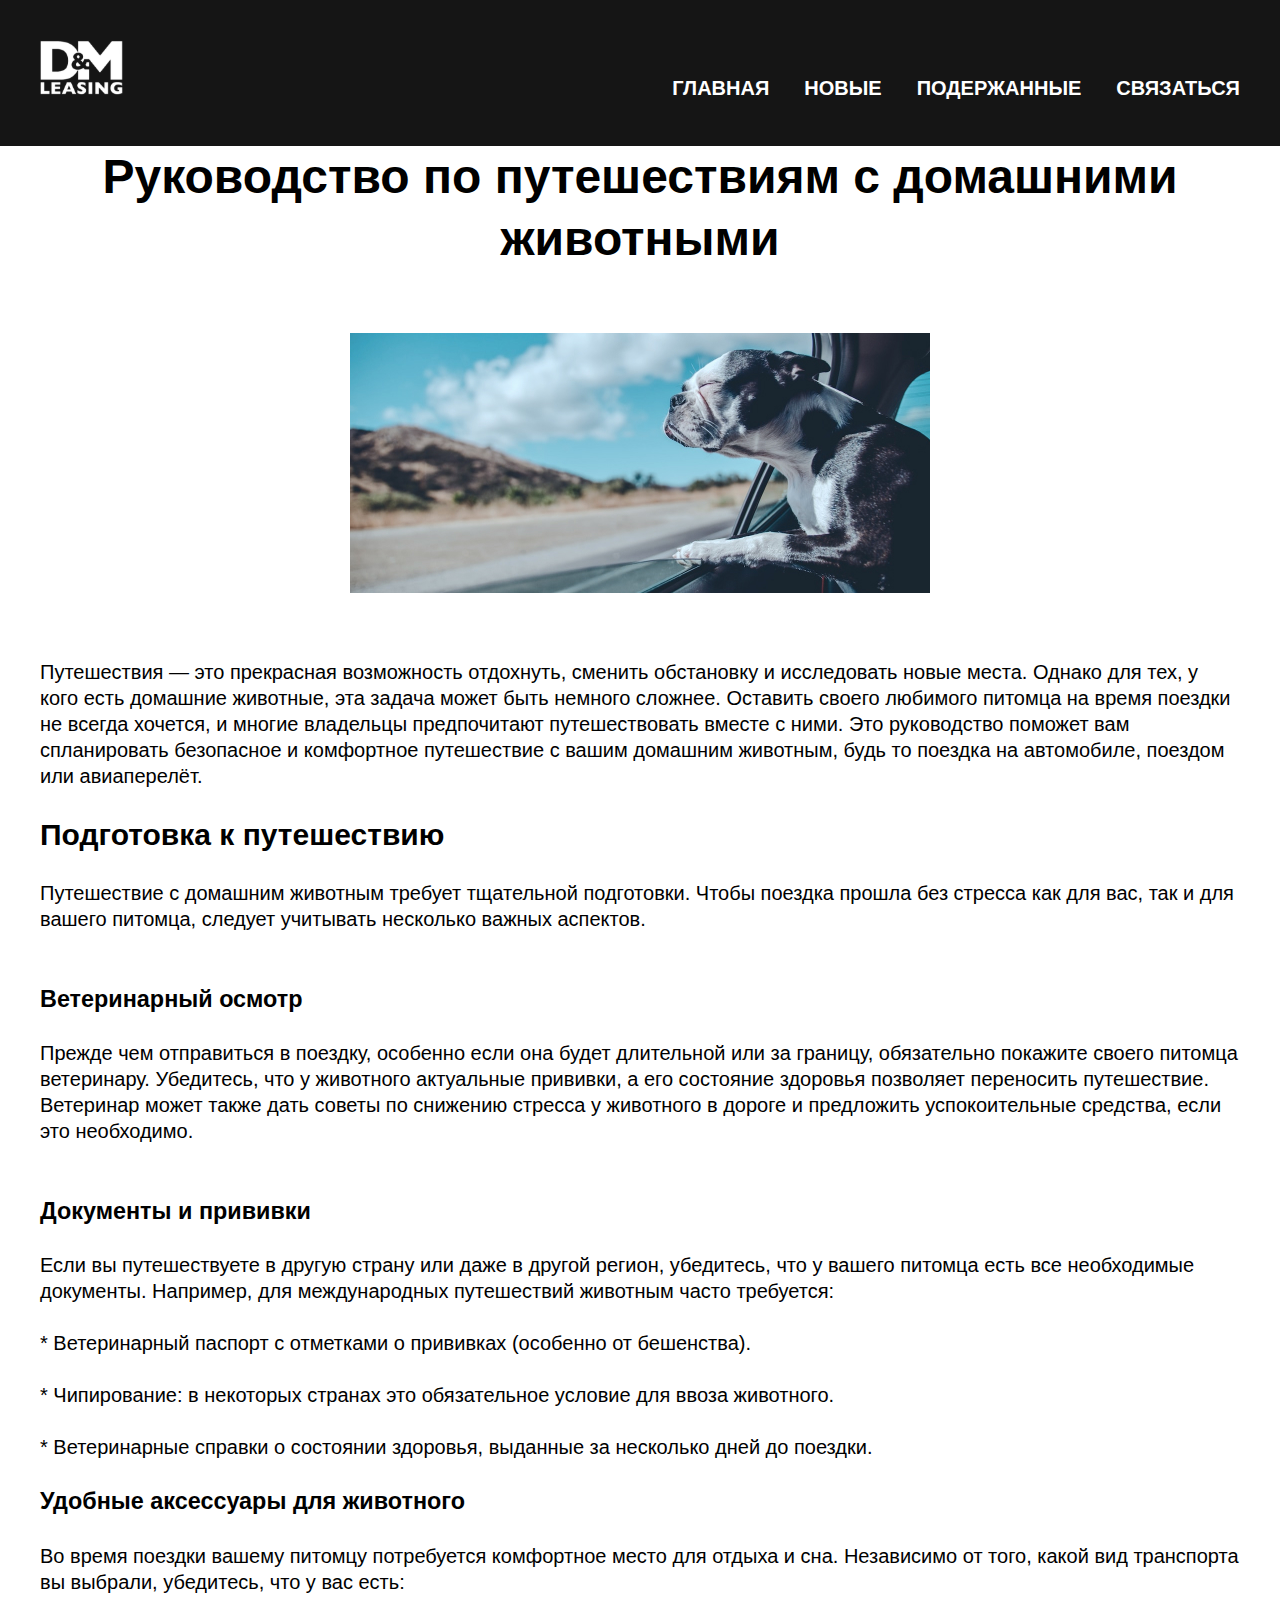
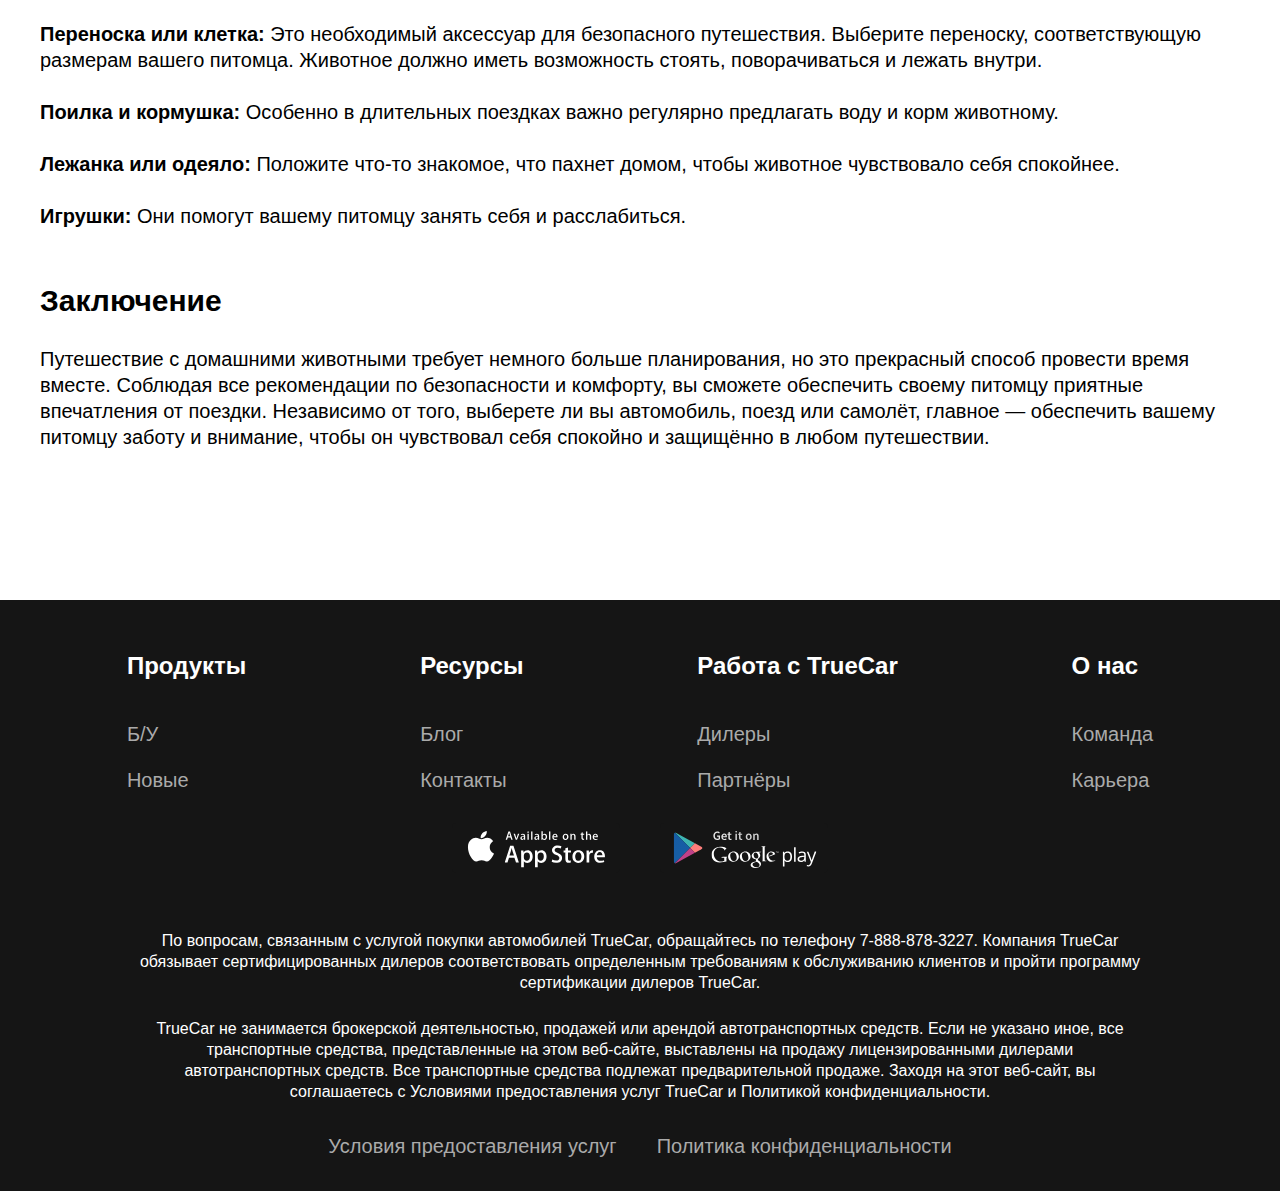
<file: DM/travel.html>
<!DOCTYPE html>
<html lang="en">
<head>
    <meta charset="UTF-8">
    <meta name="viewport" content="width=device-width, initial-scale=1.0">
    <title>D&M BLOG</title>
    <link rel="stylesheet" href="css/style.css">
</head>
<body>
    <div class="wrapper">
        <header class="header">
            <div class="container">
                <div class="header__inner">
                    <a href="index.html" class="logo">
                        <img src="source/main/logo.svg" alt="LOGO" class="logo__img">
                    </a>
                    <nav class="menu">
                        <button class="menu__btn">
                            <span></span>
                            <span></span>
                            <span></span>
                        </button>
                        <ul class="menu__list">
                            <li class="menu__list-item"><a href='index.html' class="menu__list-link transition-link">ГЛАВНАЯ</a></li>
                            <li class="menu__list-item"><a href='new-cars.html' class="menu__list-link transition-link" id="link">НОВЫЕ</a></li>
                            <li class="menu__list-item"><a href='old-cars.html' class="menu__list-link transition-link">ПОДЕРЖАННЫЕ</a></li>
                            <li class="menu__list-item"><a href='contacts.html' class="menu__list-link transition-link">СВЯЗАТЬСЯ</a></li>
                        </ul>
                    </nav>
                </div>
            </div>
        </header>




        <main class="main">


            <section class="blog">
                <div class="container">
                    <div class="section-title">
                        <h4>Руководство по путешествиям с домашними животными</h4>
                        <br>
                        <img src="source/footer/blog2.jpg" alt="">
                    </div>
                    <p>Путешествия — это прекрасная возможность отдохнуть, сменить обстановку и исследовать новые места. Однако для тех, у кого есть домашние животные, эта задача может быть немного сложнее. Оставить своего любимого питомца на время поездки не всегда хочется, и многие владельцы предпочитают путешествовать вместе с ними. Это руководство поможет вам спланировать безопасное и комфортное путешествие с вашим домашним животным, будь то поездка на автомобиле, поездом или авиаперелёт.</p>
                    <br>
                <ul><h2>Подготовка к путешествию</h2><br><p>Путешествие с домашним животным требует тщательной подготовки. Чтобы поездка прошла без стресса как для вас, так и для вашего питомца, следует учитывать несколько важных аспектов.</p><br>
                <ul>
                <br><li><h3>Ветеринарный осмотр</h3><br><p>Прежде чем отправиться в поездку, особенно если она будет длительной или за границу, обязательно покажите своего питомца ветеринару. Убедитесь, что у животного актуальные прививки, а его состояние здоровья позволяет переносить путешествие. Ветеринар может также дать советы по снижению стресса у животного в дороге и предложить успокоительные средства, если это необходимо.</p></li>
                <li><br><br><h3>Документы и прививки</h3><br><p>Если вы путешествуете в другую страну или даже в другой регион, убедитесь, что у вашего питомца есть все необходимые документы. Например, для международных путешествий животным часто требуется:</p><br>
                    <ul>
                        <li>* Ветеринарный паспорт с отметками о прививках (особенно от бешенства).</li><br>
                        <li>* Чипирование: в некоторых странах это обязательное условие для ввоза животного.</li><br>
                        <li>* Ветеринарные справки о состоянии здоровья, выданные за несколько дней до поездки.</li><br>
            </ul>
                </li>
                <li><h3>Удобные аксессуары для животного</h3><br><p>Во время поездки вашему питомцу потребуется комфортное место для отдыха и сна. Независимо от того, какой вид транспорта вы выбрали, убедитесь, что у вас есть:</p>
                <ul>
                    <br><li><span>Переноска или клетка:</span> Это необходимый аксессуар для безопасного путешествия. Выберите переноску, соответствующую размерам вашего питомца. Животное должно иметь возможность стоять, поворачиваться и лежать внутри.</li>
                    <br><li><span>Поилка и кормушка:</span> Особенно в длительных поездках важно регулярно предлагать воду и корм животному.</li>
                    <br><li><span>Лежанка или одеяло:</span> Положите что-то знакомое, что пахнет домом, чтобы животное чувствовало себя спокойнее.</li>
                    <br><li><span>Игрушки:</span> Они помогут вашему питомцу занять себя и расслабиться.</li><br><br>
                </ul></li>
                </ul>
                <h2>Заключение</h2><br><p>Путешествие с домашними животными требует немного больше планирования, но это прекрасный способ провести время вместе. Соблюдая все рекомендации по безопасности и комфорту, вы сможете обеспечить своему питомцу приятные впечатления от поездки. Независимо от того, выберете ли вы автомобиль, поезд или самолёт, главное — обеспечить вашему питомцу заботу и внимание, чтобы он чувствовал себя спокойно и защищённо в любом путешествии.</p>

        </ul>
                </div>
                </div>
            </section>
        </main>
        <footer class="footer">
            <ul class="container">
                <nav class="footer__menu">
                    <ul class="footer__menu-list">
                        <li class="footer__menu-item">
                            <p href="#" class="footer__menu-title">Продукты</p>
                        </li>
                        <li class="footer__menu-item"><a href="old-cars.html" class="footer__menu-link">Б/У</a></li>
                        <li class="footer__menu-item"><a href="new-cars.html" class="footer__menu-link">Новые</a></li>
                    </ul>
                    <ul class="footer__menu-list">
                        <li class="footer__menu-item">
                            <p href="#" class="footer__menu-title">Ресурсы</p>
                        </li>
                        <li class="footer__menu-item"><a href="travel.html" class="footer__menu-link">Блог</a></li>
                        <li class="footer__menu-item"><a href="contacts.html" class="footer__menu-link">Контакты</a></li>
                    </ul>
                    <ul class="footer__menu-list">
                        <li class="footer__menu-item">
                            <p href="#" class="footer__menu-title">Работа с TrueCar</p>
                        </li>
                        <li class="footer__menu-item"><a href="#" class="footer__menu-link">Дилеры</a></li>
                        <li class="footer__menu-item"><a href="#" class="footer__menu-link">Партнёры</a></li>
                    </ul>
                    <ul class="footer__menu-list">
                        <li class="footer__menu-item">
                            <p href="#" class="footer__menu-title">О нас</p>
                        </li>
                        <li class="footer__menu-item"><a href="#" class="footer__menu-link">Команда</a></li>
                        <li class="footer__menu-item"><a href="#" class="footer__menu-link">Карьера</a></li>
                    </ul>
                </nav>
                <ul class="app">
                    <li class="app__item"><a href="https://www.apple.com/app-store/" class="app__item-link">
                            <img class="app__item-img" src="source/footer/appstore.svg" alt="">
                        </a></li>

                    <li class="app__item"><a href="https://play.google.com/store/apps" class="app__item-link">
                            <img class="app__item-img" src="source/footer/googleplay.svg" alt="">
                        </a></li>
                </ul>

                <div class="footer__copy">
                    <p class="footer__copy-text">По вопросам, связанным с услугой покупки автомобилей TrueCar,
                        обращайтесь по телефону 7-888-878-3227. Компания TrueCar обязывает сертифицированных дилеров
                        соответствовать определенным требованиям к обслуживанию клиентов и пройти программу сертификации
                        дилеров TrueCar.</p><br>
                    <p class="footer__copy-text">TrueCar не занимается брокерской деятельностью, продажей или арендой
                        автотранспортных средств. Если не указано иное, все транспортные средства, представленные на
                        этом веб-сайте, выставлены на продажу лицензированными дилерами автотранспортных средств. Все
                        транспортные средства подлежат предварительной продаже. Заходя на этот веб-сайт, вы соглашаетесь
                        с Условиями предоставления услуг TrueCar и Политикой конфиденциальности.</p>
                </div>

                <nav class="copy__nav">
                    <ul class="copy__nav-list">
                        <li class="copy__nav-item"><a href="#" class="copy__nav-link">Условия предоставления услуг</a>
                        </li>
                        <li class="copy__nav-item"><a href="#" class="copy__nav-link">Политика конфиденциальности</a>
                        </li>
                    </ul>
                </nav>
    </div>
    </footer>
    </div>
    <script src="js/scroll.js"></script>
    <script src="js/main.js"></script>

</body>
</html>
</file>
<file: DM/css/style.css>
@import url('https://fonts.googleapis.com/css2?family=Rubik:ital,wght@0,300..900;1,300..900&display=swap');

@font-face {
  font-family: 'TildaSans';
  font-style: normal;
  font-weight: 250 1000;
  src: url('https://static.tildacdn.com/fonts/tildasans/TildaSans-VF.woff2') format('woff2-variations'),
    url('https://static.tildacdn.com/fonts/tildasans/TildaSans-VF.woff') format('woff-variations');
}

@font-face {
  font-family: 'TildaSans';
  font-style: normal;
  font-weight: 300;
  src: url('https://static.tildacdn.com/fonts/tildasans/TildaSans-Light.eot');
  src: url('https://static.tildacdn.com/fonts/tildasans/TildaSans-Light.eot?#iefix') format('embedded-opentype'),
    url('https://static.tildacdn.com/fonts/tildasans/TildaSans-VF.woff2') format('woff2-variations'),
    url('https://static.tildacdn.com/fonts/tildasans/TildaSans-VF.woff') format('woff-variations'),
    url('https://static.tildacdn.com/fonts/tildasans/TildaSans-Light.woff2') format('woff2'),
    url('https://static.tildacdn.com/fonts/tildasans/TildaSans-Light.woff') format('woff');
}

@font-face {
  font-family: 'TildaSans';
  font-style: normal;
  font-weight: 400;
  src: url('https://static.tildacdn.com/fonts/tildasans/TildaSans-Regular.eot');
  src: url('https://static.tildacdn.com/fonts/tildasans/TildaSans-Regular.eot?#iefix') format('embedded-opentype'),
    url('https://static.tildacdn.com/fonts/tildasans/TildaSans-VF.woff2') format('woff2-variations'),
    url('https://static.tildacdn.com/fonts/tildasans/TildaSans-VF.woff') format('woff-variations'),
    url('https://static.tildacdn.com/fonts/tildasans/TildaSans-Regular.woff2') format('woff2'),
    url('https://static.tildacdn.com/fonts/tildasans/TildaSans-Regular.woff') format('woff');
}

@font-face {
  font-family: 'TildaSans';
  font-style: normal;
  font-weight: 500;
  src: url('https://static.tildacdn.com/fonts/tildasans/TildaSans-Medium.eot');
  src: url('https://static.tildacdn.com/fonts/tildasans/TildaSans-Medium.eot?#iefix') format('embedded-opentype'),
    url('https://static.tildacdn.com/fonts/tildasans/TildaSans-VF.woff2') format('woff2-variations'),
    url('https://static.tildacdn.com/fonts/tildasans/TildaSans-VF.woff') format('woff-variations'),
    url('https://static.tildacdn.com/fonts/tildasans/TildaSans-Medium.woff2') format('woff2'),
    url('https://static.tildacdn.com/fonts/tildasans/TildaSans-Medium.woff') format('woff');
}

@font-face {
  font-family: 'TildaSans';
  font-style: normal;
  font-weight: 600;
  src: url('https://static.tildacdn.com/fonts/tildasans/TildaSans-Semibold.eot');
  src: url('https://static.tildacdn.com/fonts/tildasans/TildaSans-Semibold.eot?#iefix') format('embedded-opentype'),
    url('https://static.tildacdn.com/fonts/tildasans/TildaSans-VF.woff2') format('woff2-variations'),
    url('https://static.tildacdn.com/fonts/tildasans/TildaSans-VF.woff') format('woff-variations'),
    url('https://static.tildacdn.com/fonts/tildasans/TildaSans-Semibold.woff2') format('woff2'),
    url('https://static.tildacdn.com/fonts/tildasans/TildaSans-Semibold.woff') format('woff');
}

@font-face {
  font-family: 'TildaSans';
  font-style: normal;
  font-weight: 700;
  src: url('https://static.tildacdn.com/fonts/tildasans/TildaSans-Bold.eot');
  src: url('https://static.tildacdn.com/fonts/tildasans/TildaSans-Bold.eot?#iefix') format('embedded-opentype'),
    url('https://static.tildacdn.com/fonts/tildasans/TildaSans-VF.woff2') format('woff2-variations'),
    url('https://static.tildacdn.com/fonts/tildasans/TildaSans-VF.woff') format('woff-variations'),
    url('https://static.tildacdn.com/fonts/tildasans/TildaSans-Bold.woff2') format('woff2'),
    url('https://static.tildacdn.com/fonts/tildasans/TildaSans-Bold.woff') format('woff');
}

@font-face {
  font-family: 'TildaSans';
  font-style: normal;
  font-weight: 800;
  src: url('https://static.tildacdn.com/fonts/tildasans/TildaSans-Extrabold.eot');
  src: url('https://static.tildacdn.com/fonts/tildasans/TildaSans-Extrabold.eot?#iefix') format('embedded-opentype'),
    url('https://static.tildacdn.com/fonts/tildasans/TildaSans-VF.woff2') format('woff2-variations'),
    url('https://static.tildacdn.com/fonts/tildasans/TildaSans-VF.woff') format('woff-variations'),
    url('https://static.tildacdn.com/fonts/tildasans/TildaSans-Extrabold.woff2') format('woff2'),
    url('https://static.tildacdn.com/fonts/tildasans/TildaSans-Extrabold.woff') format('woff');
}

@font-face {
  font-family: 'TildaSans';
  font-style: normal;
  font-weight: 900;
  src: url('https://static.tildacdn.com/fonts/tildasans/TildaSans-Black.eot');
  src: url('https://static.tildacdn.com/fonts/tildasans/TildaSans-Black.eot?#iefix') format('embedded-opentype'),
    url('https://static.tildacdn.com/fonts/tildasans/TildaSans-VF.woff2') format('woff2-variations'),
    url('https://static.tildacdn.com/fonts/tildasans/TildaSans-VF.woff') format('woff-variations'),
    url('https://static.tildacdn.com/fonts/tildasans/TildaSans-Black.woff2') format('woff2'),
    url('https://static.tildacdn.com/fonts/tildasans/TildaSans-Black.woff') format('woff');
}

/* Generated by ParaType (http://www.paratype.com)*/
/* Font Tilda Sans Extra Bold: Copyright (c) ParaType, 2022. All rights reserved.*/

@font-face {
  font-family: 'TildaSansExtraBold';
  src: url('TildaSans-ExtraBold.eot');
  src:
    url('TildaSans-ExtraBold.eot?#iefix') format('embedded-opentype'),
    url('TildaSans-ExtraBold.woff2') format('woff2'),
    url('TildaSans-ExtraBold.woff') format('woff');
  font-weight: normal;
  font-style: normal;
}

/*Добавление шрифта Tilda */

html {
  scroll-behavior: smooth;
  box-sizing: border-box;
}

/*Обнуление стилей для разных браузеров */

*,
*::after,
*::before {
  box-sizing: inherit;
  margin: 0;
  padding: 0;
}

/* Обнуляем стиль для всех ссылок и элементов */

ul {
  list-style: none;
}


a {
  text-decoration: none;
  color: inherit;
}

::selection {
  background: #151515;
  /* Цвет фона */
  color: white;
  /* Цвет текста */
}

html,
body {
  height: 100%;
}

.fade-out {
  opacity: 0;
  transform: scale(1.05);
  transition: opacity 0.5s ease, transform 0.5s ease;
}


.section-title {
  margin-bottom: 50px;
  font-size: 48px;
  font-weight: 700;
  text-align: center;
}

.wrapper {
  min-height: 100%;
  display: flex;
  flex-direction: column;
}

/*Создаём контейнер */

.container {
  max-width: 1220px;
  margin: 0 auto;
  padding: 0 10px;
}

body {
  font-family: "TildaSans", sans-serif;
  font-size: 20px;
  font-weight: 400;
  line-height: 1.3;
}

.header {
  background-color: #151515;

}

.header-main {
  background-color: transparent;
  position: absolute;
  z-index: 5;
  left: 0;
  right: 0;
}

.header__inner {
  padding-top: 40px;
  padding-bottom: 45px;
  display: flex;
  justify-content: space-between;
  align-items: flex-end;
}

.menu__list {
  display: flex;
  z-index: 6;
  gap: 35px;
}
.menu__list-link:hover{
  color:#5096ff
}

.menu__list-link{
  transition: all 0.5s ease 0s;

}

.menu__list-link {
  color: white;
  text-transform: uppercase;
  font-weight: 700;
  z-index: 5;
}

.menu__list-link--active{
  color:#0066FF;
  font-weight: 700;
  border:none;
}



.footer p{
  color:white;
}
.footer a:hover {
  color:white;
  transform:scale(1.2)
}

.footer {
  transition: all 0.5s ease 0s;

  background-color: #151515;
  padding: 50px 0 32px;
  color: #aaaaaa;
}

.footer__menu {
  display: flex;
  justify-content: space-around;
  margin-bottom: 30px;
}

.footer__menu-list {
  max-width: 250px;
}

.footer__menu-title {
  font-size: 24px;
  font-weight: 700;
  padding-bottom: 20px;
}

.footer__menu-item+.footer__menu-item {
  padding-top: 20px;
}

.app {
  display: flex;
  justify-content: center;
  gap: 40px;
  margin-bottom: 52px;
}

.footer__copy-text{
  font-size: 16px;
  font-weight: 400;
}

.footer__copy {
  max-width: 1006px;
  margin: 0 auto 30px;
  text-align: center;
}

.copy__nav-list {
  display: flex;
  gap: 40px;
  justify-content: center;
}


.main {
  flex-grow: 1;
}

.top {
  color: #fff;
  text-align: center;
  padding-top: 200px;
  padding-bottom: 50px;
  position: absolute;
  z-index: 3;
  left: 0;
  right: 0;
}

.title {
  padding-bottom: 40px;
  font-size: 96px;
  font-weight: 700;
  text-transform: uppercase;
}

.top__link {
  background-color: #151515;
  padding: 23px;
  max-width: 430px;
  width: 100%;
  display: inline-block;
  text-transform: uppercase;
  font-size: 36px;
  font-weight: 700;

  transition: all 0.5s ease 0s;
  border: none;

}

.top__link:hover {
  background-color: #ffffff;
  box-shadow: 0px 15px 20px rgba(220, 220, 220, 0.4);
  color: black;
  transform: translateY(-7px);
}


.swiper {
  height: 100dvh;
}

.swiper * {
  height: 100%;
}

.swiper::after {
  content: '';
  background: rgba(21, 21, 21, .3);
  position: absolute;
  z-index: 5;
  left: 0;
  right: 0;
  bottom: 0;
  top: 0;
}

.why-lease {
  padding: 150px 0;
}

.why-lease__list {
  display: grid;
  grid-template-columns: repeat(4, 1fr);
  gap: 40px;
  text-align: center;
}

.why-lease__item-img {
  margin-bottom: 30px;
}

.why-lease__item-title {
  margin-bottom: 30px;
  font-size: 24px;
  font-weight: 700;
}

.how-does {
  padding-bottom: 150px;
}

.how-does__inner {
  max-width: 600px;
  margin: 0 auto;
}

.how-does__title {
  font-size: 24px;
  font-weight: 700;
  padding-top: 50px;
}

.how-does__list {
  padding: 50px 0 70px;
  counter-reset: myCounter;
}

.how-does__list-item {
  list-style-type: none;
  width: 270px;
  position: relative;
  margin-left: auto;
  box-sizing: content-box;
  padding: 19px 0 19px 240px;
  min-height: 63px;
}

.how-does__list-item+.how-does__list-item {
  margin-top: 40px;
}

.how-does__list-item::before {
  counter-increment: myCounter;
  content: counter(myCounter);
  display: flex;
  justify-content: center;
  align-items: center;
  background-color: #0066FF;
  font-size: 48px;
  font-weight: 700;
  width: 100px;
  height: 100px;
  border-radius: 50%;
  color: #fff;
  position: absolute;
  left: 0;
  top: 0;


}

.video-main {
  padding-bottom: 150px;
}

.video-main__title {
  margin-bottom: 20px;
}

.video-main__text {
  font-size: 24px;
  font-weight: 700;
  margin-bottom: 50px;
  text-align: center;
}

.video_lease {
  display: block;
  margin: 0 auto;
}

.important {
  padding-bottom: 150px;
}

.important__title {
  margin-bottom: 20px;
}

.important__text {
  max-width: 580px;
  margin: 0 auto 50px;
}

.important-list {
  text-align: center;
  display: grid;
  grid-template-columns: repeat(4, 1fr);
}

.important-img {
  margin-bottom: 20px;
  transition: all 0.9s ease 0s;
}

.important-img:hover {
  transform: scale(1.1);
}

/* КОНТАКТЫ */

.contacts{
  padding: 100px 0 150px;
}

.contacts__title{
  margin-bottom: 20px;
}

.contacts__text{
  text-align: center;
  font-weight: 700;
  font-size: 24px;
  margin-bottom: 50px;
  padding: 0 100px;
}

.form{
  max-width: 580px;
  margin: 0 auto;
  display: flex;
  justify-content: space-between;
  flex-wrap: wrap;
}

.form-input{
  width: 270px;
  padding: 18px 20px;
  display: inline-block;
  border: 1px solid #0066FF;
  margin-bottom: 50px;

  font-family: "TildaSans", sans-serif;
  font-size: 20px;
  font-weight: 400;
  line-height: 1.3;
  color: #000;
}

.form-input::placeholder
.form__textarea::placeholder{
  font-family: "TildaSans", sans-serif;
  font-size: 20px;
  font-weight: 400;
  line-height: 1.3;
  color: #000;
  opacity: 0.5;
}

.form__textarea{
  width: 100%;
  resize: none;
  padding: 28px 20px;
  height: 290px;
  margin-bottom: 50px;

  border: 1px solid #0066FF;
  font-family: "TildaSans", sans-serif;
  font-size: 20px;
  font-weight: 400;
  line-height: 1.3;
  color: #000;
}

.form__btn{
  font-family: "TildaSans", sans-serif;
  font-size: 20px;
  font-weight: 400;
  transition: all 0.5s ease 0s;
  text-transform: uppercase;
  background-color: #151515;
  color: #fff;
  border: none;
  padding: 13px 61px;
  margin: 0 auto;
}

.form__btn:hover{
  background-color: #fff;
  box-shadow: 0px 15px 20px rgba(220, 220, 220, 0.4);
  color: black;
  transform: translateY(-7px);
}

.blog{
  padding-bottom: 150px;
}

.blog__items{
  display: grid;
  grid-template-columns: repeat(2,1fr);
  gap: 40px;
}

.blog__item{
  display: flex;
  justify-content: space-between;
  flex-wrap: wrap;
}

.blog__item-img{
  margin-bottom: 10px;
  width: 100%;
  height: 100%;
}

.blog__item-title{
  flex-basis: 490px;
  font-size: 24px;
  font-weight: 700;
}

.blog__item-link{
  color:#fff;
  background-color:#0066FF;
  padding: 0px 20px;
  width: 80px;
  transition: all 0.5s ease 0s;
  height: 30px;
}

.blog__item-link:hover{
  transform: scale(1.15);
}

.choose{
  padding: 100px 0 150px;
}

.tabs__btn{
  padding: 0 150px 100px;
  display: flex;
  justify-content: space-between;
  gap: 80px;
}

.tabs__btn-item{
  font-size: 24px;
  font-weight: 700;
  transition: all 0.5s ease 0s;
  cursor: pointer;
  border:none;
  background-color:transparent;
  padding: 0;
}

.tabs__btn-item:hover{
  color:#0052ce
}

.tabs__btn-item--active{
  color:#0066FF;
}

.tabs__content-item{
  display: none;
  grid-template-columns: repeat(4,1fr);
  gap: 100px 40px;
}

.tabs__content-item.tabs__content-item--active{
  display: grid;
}



.car-card{
  text-align: center;
  transition: all 0.5s ease 0s;
}


.card-img{
  display: block;
}
.card__title{

  margin-bottom: 5px;
  font-weight: 700;
  font-size: 24px;
}

.card__price{
  font-weight: 700;
  font-size: 24px;
  margin-bottom: 20px;
}

.card__price{
  margin-bottom: 15px;
}

.cc{
  padding: 0 5px;
  border: 1px solid #0066FF;
  border-top: 0;
}
.card__link{
  display: block;
  color:#0066FF;
  border: 1px solid #0066FF;
  border-top: 0;
}

.more{
  font-family: "TildaSans", sans-serif;
  font-size: 20px;
  font-weight: 400;
  transition: all 0.5s ease 0s;
  text-transform: uppercase;
  background-color: #151515;
  color: #fff;
  border:#000;
  padding: 13px 61px;
  margin: 0 auto;
}

.more:hover{
  background-color: #fff;
  box-shadow: 0px 15px 20px rgba(220, 220, 220, 0.4);
  color: black;
  transform: translateY(-7px);
}

span{
  font-weight: 600;
}

.menu__btn{
  width: 30px;
  height: 15px;
  display: flex;
  flex-direction: column;
  justify-content: space-between;
  padding: 0;
  border:none;
  background: transparent;
  cursor: pointer;
  display: none;
}

.menu__btn span{
  height: 2px;
  width: 100%;
  background-color: #fff;
}

.card-img{
  width: 100%; 
}

/* АДАПТИВ */

@media(max-width:1180px){
  .important-list{
    gap: 30px 20px;
  }
  .important-img{
    width: 100%;
  }

  .tabs__content-item{
    grid-template-columns: repeat(3,1fr);
  }

}

@media(max-width:1040px){
  .video_lease{
    width: 100%;
  }

  .tabs__btn{
    padding: 0 0 50px;
    gap: 20px;
  }
}

@media(max-width:860px){
  .menu__btn{
    display: flex;
  }

  .menu__btn,.logo{
    position: relative;
    z-index: 10;
  }

  .tabs__content-item{
    grid-template-columns: repeat(2,1fr);
  }

  .menu__list{
    position: absolute;
    z-index: 5;
    background-color:#151515;
    flex-direction: column;
    align-items:center;
    top: 0;
    left: 0;
    right: 0;
    bottom: 0;
    padding-top: 200px;
    height: 100vh;
    transform: translateY(-100%);
    transition: transform .3s ease;
  }
  
  .menu__list.menu__list--active{
    transform: translateY(0%);
  }

  .why-lease__list {
    grid-template-columns: repeat(2, 1fr);
    gap: 20px;
  }
  
  .important-list{
    grid-template-columns: repeat(2,1fr);
  }
}

@media(max-width:768px){
  .video_lease{
    height: 400px;
  }

  .footer__menu{
    display: grid;
    grid-template-columns: repeat(2,1fr);
    gap: 40px;
  }

  .top__link{
    padding: 16px;
    max-width: 360px;
    font-size: 28px;
  }

  .title{
    font-size: 70px;
  }
}

@media(max-width:650px){
  .tabs__content-item{
    grid-template-columns: repeat(1,1fr);
  }

  .contacts__text{
    padding: 0;
  }

  .tabs__btn-item{
    font-size: 18px;
  }

  .blog__items{
    gap: 40px;
    grid-template-columns: repeat(1,1fr);
  }

  .contacts{
    padding: 50px 0px;
  }

  .form-input{
    width: 100%;
    margin-bottom: 25px; 
  }
  
}

@media(max-width:540px){
  .title{
    font-size: 60px;
  }



  .top__link{
    max-width: 310px;
    font-size: 22px;
  }

  .section-title{
    font-size: 34px;
  }

  .how-does__list{
    padding: 30px 0 40px;
  }

  .how-does{
    padding-bottom: 50px;
  }

  .video_lease{
    height: 200px;
  }

  .why-lease__list{
    padding: 50px 0;  
    display: grid;
    grid-template-columns: repeat(1,1fr);
  }

  .how-does__list-item{
    padding: 65px 0 19px 0;
    text-align: center;
    margin-right: auto;
  }

  .important-list{
    grid-template-columns: repeat(1,1fr);
  }

  .how-does__list-item::before{
    margin: 0 auto;
    right: 0;
    width: 50px;
    height: 50px;
    font-size: 32px;
  }

  .video-main{
    padding-bottom: 50px;
  }

  .app.copy__nav-link{
    align-items:center;
    flex-direction: column;
  }

  .tabs__btn{
    font-size: 25px;
    flex-direction: column;
  }

  .tabs__content-item{
    gap: 40px;
  }
  .choose{
    padding: 0 50px;
  }
  
}
</file>
